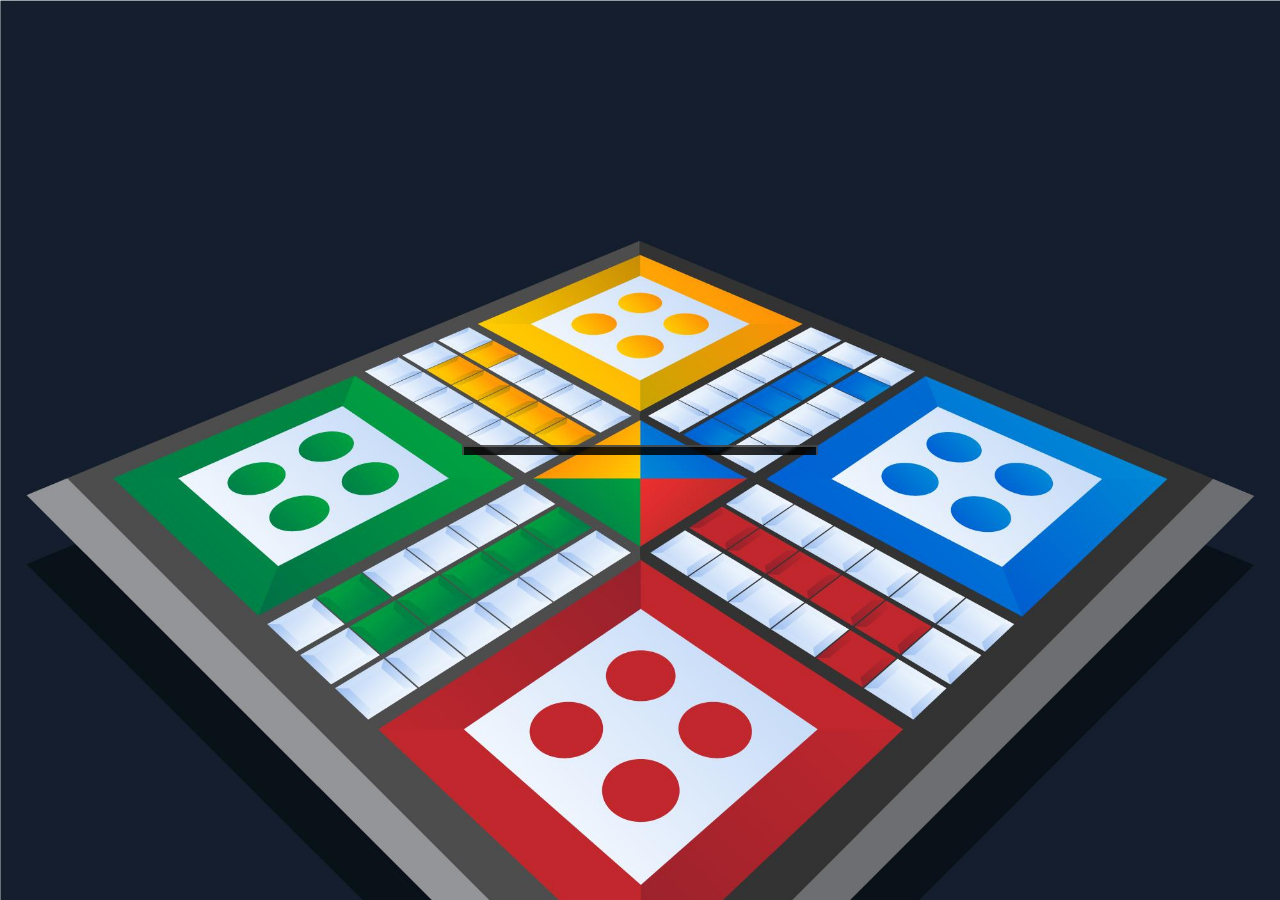
<file: index.html>
<!DOCTYPE html>

<html>
    <head>
        <meta charset="utf-8">
        <meta http-equiv="X-UA-Compatible" content="IE=edge">
        <title>Welcome to Ludo</title>
        <link rel="icon" href="ludoFacIcon.png" type="image/png">
        <meta name="description" content="">
        <meta content="width=device-width, user-scalable=no, initial-scale=1.0, maximum-scale=1.0, minimum-scale=1.0"
        name="viewport">
        <link rel="stylesheet" href="bootstrap.min.css">
        <link rel="stylesheet" href="index.css">
    </head>
    <body>
        <div class="menuContainer">
            <div class="container my-auto">
                <div class="row">

                    <div class="col-sm-8 col-md-6 col-lg-5 col-xl-4 startMenu mx-auto text-center" > 
                        <div class="menu">
                            <h1 class="my-3 "><b>LUDO LIBERTY</b></h1>
                            <img class="dice" src="diceFront.png" alt="">
                            <h3 class="my-3 font-monospace">Select Players</h3>
                            <div class="choosePlayers">
                                <div class="redPlayer players" id="redPlayer"><img src="red token.png" alt="" ></div>
                                <div class="greenPlayer players" id="greenPlayer"><img src="green token.png" alt=""></div>
                                <div class="yellowPlayer players" id="yellowPlayer"><img src="yellow token.png" alt=""></div>
                                <div class="bluePlayer players" id="bluePlayer"><img src="blue token.png" alt=""></div>
                            </div>
                            <div class="start ">
                                <a href="#" class="btn btn-light my-3" id="play"><b>Play</b></a>
                            </div>
                        </div>
                    </div>
                </div>
            </div>
        </div>
       
        

        <script src="index.js" async defer></script>
    </body>
</html>
</file>
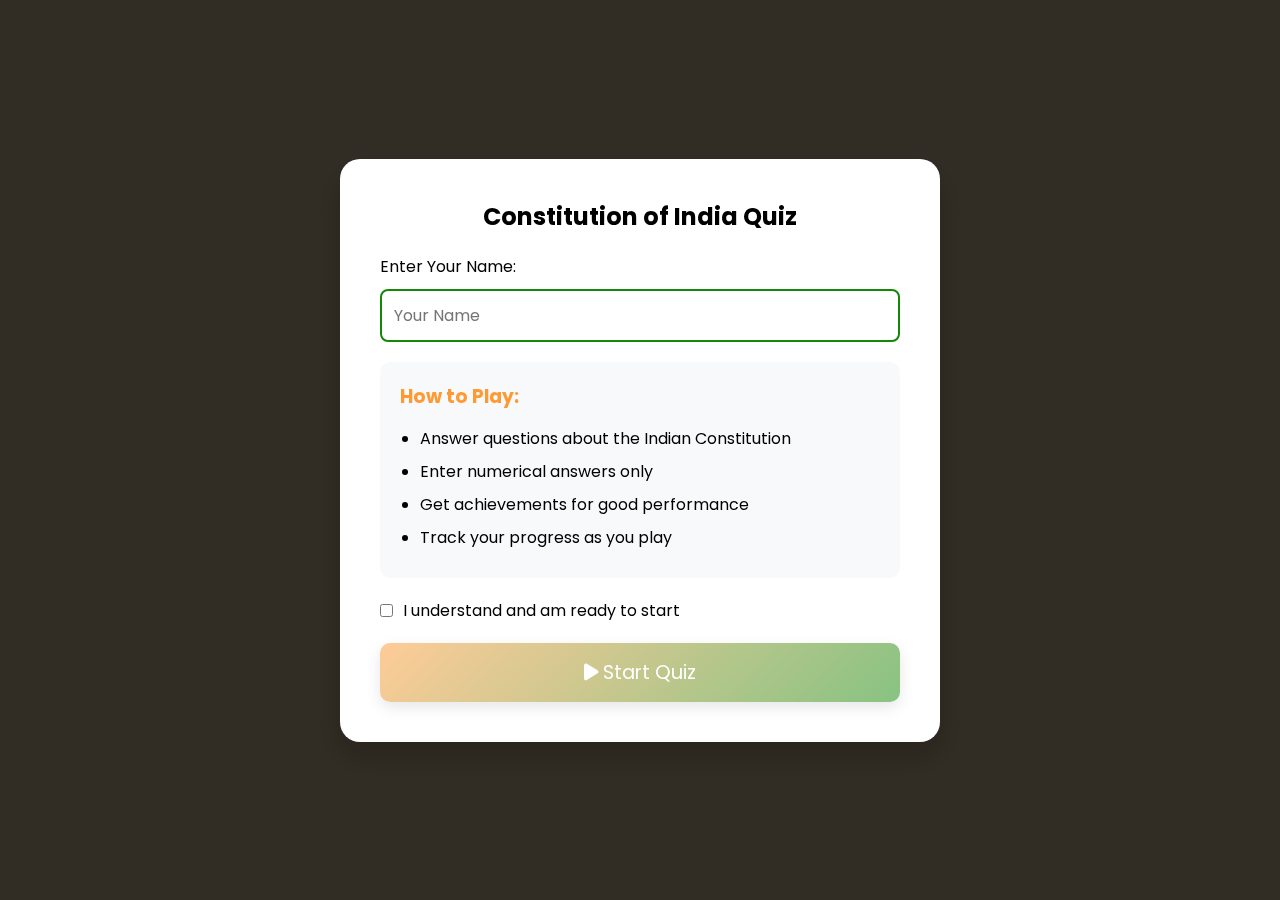
<file: flipcard.html>
<!DOCTYPE html>
<html lang="en">
<head>
  <meta charset="UTF-8">
  <meta name="viewport" content="width=device-width, initial-scale=1.0">
  <title>Constitution of India Learning Game</title>
  <link href="https://fonts.googleapis.com/css2?family=Poppins:wght@400;500;600;700&display=swap" rel="stylesheet">
  <link rel="stylesheet" href="https://cdnjs.cloudflare.com/ajax/libs/font-awesome/6.0.0/css/all.min.css">
  <link rel="stylesheet" href="https://cdnjs.cloudflare.com/ajax/libs/font-awesome/6.0.0/css/all.min.css">
  <style>
    :root {
      /* Colors inspired by Indian flag and traditional elements */
      --primary-color: #FF9933;    /* Deep Saffron */
      --secondary-color: #138808;  /* India Green */
      --tertiary-color: #000080;  /* Navy Blue */
      --background-color: #FAF5E9; /* Light Cream */
      --text-color: #2C3E50;
      --card-shadow: 0 8px 16px rgba(0,0,0,0.1);
      --gradient-bg: linear-gradient(135deg, #FF9933, #138808);
      --correct-color: #138808;
      --incorrect-color: #B71C1C;
    }
    * {
      box-sizing: border-box;
      margin: 0;
      padding: 0;
      font-family: 'Poppins', sans-serif;
    }

    body {
      background-color: wheat;
      background-repeat: repeat;
      background-opacity: 0.1;
    }

    .container {
      max-width: 1000px;
      margin: 0 auto;
    }

    /* Start Modal Styles */
    .start-modal {
      position: fixed;
      top: 0;
      left: 0;
      width: 100%;
      height: 100%;
      background: rgba(0,0,0,0.8);
      display: flex;
      justify-content: center;
      align-items: center;
      z-index: 3000;
    }

    .start-content {
      background: white;
      padding: 40px;
      border-radius: 20px;
      text-align: center;
      max-width: 600px;
      width: 90%;
      box-shadow: 0 15px 30px rgba(0,0,0,0.2);
    }

    .start-form {
      display: flex;
      flex-direction: column;
      gap: 20px;
      margin-top: 20px;
    }

    .form-group {
      display: flex;
      flex-direction: column;
      gap: 10px;
      text-align: left;
    }

    .player-name-input {
      padding: 12px;
      border: 2px solid var(--secondary-color);
      border-radius: 8px;
      font-size: 1rem;
      transition: all 0.3s ease;
    }

    .player-name-input:focus {
      border-color: var(--primary-color);
      box-shadow: 0 0 0 2px rgba(255,107,107,0.2);
      outline: none;
    }

    .instructions {
      background: #f8f9fa;
      padding: 20px;
      border-radius: 10px;
      text-align: left;
    }

    .instructions h3 {
      color: var(--primary-color);
      margin-bottom: 15px;
    }

    .instructions ul {
      padding-left: 20px;
    }

    .instructions li {
      margin-bottom: 8px;
    }

    .checkbox-group {
      flex-direction: row;
      align-items: center;
      gap: 10px;
    }

    .start-btn {
      background: var(--gradient-bg);
      color: white;
      padding: 15px 30px;
      border: none;
      border-radius: 10px;
      font-size: 1.2rem;
      cursor: pointer;
      transition: all 0.3s ease;
      box-shadow: 0 5px 15px rgba(0,0,0,0.2);
    }

    .start-btn:not(:disabled):hover {
      transform: translateY(-3px);
      box-shadow: 0 8px 20px rgba(0,0,0,0.3);
    }

    .start-btn:disabled {
      opacity: 0.5;
      cursor: not-allowed;
    }

    /* Game Container Styles */
    .game-container {
      background-color: white;
      margin-top: 10px;
      border-radius: 20px;
      box-shadow: var(--card-shadow);
      padding: 30px;
      display: none;
    }

    .game-header {
      background: white;
      border: 2px solid var(--primary-color);
      padding: 20px;
      border-radius: 10px;
      margin-bottom: 30px;
      display: flex;
      justify-content: space-between;
      align-items: center;
      background-repeat: no-repeat;
      background-position: right center;
      background-size: contain;
    }

    .game-progress {
      width: 100%;
      max-width: 300px;
    }

    .game-progress-container {
      width: 100%;
      height: 20px;
      background: #e0e0e0;
      border-radius: 10px;
      overflow: hidden;
      border: 2px solid var(--primary-color);
    }

    .game-progress-bar {
      height: 100%;
      background: var(--gradient-bg);
      transition: width 0.5s ease-in-out;
      text-align: center;
      color: white;
      font-weight: bold;
      text-shadow: 1px 1px 2px rgba(0,0,0,0.3);
      display: flex;
      align-items: center;
      justify-content: center;
    }
    /* Add these new styles to your existing CSS */

.fade-in {
  animation: fadeIn 0.5s ease-in;
}

@keyframes fadeIn {
  from { opacity: 0; }
  to { opacity: 1; }
}

.button-group {
  display: flex;
  gap: 10px;
  justify-content: center;
  margin-top: 15px;
}

.btn {
  display: flex;
  align-items: center;
  gap: 8px;
  padding: 12px 20px;
  border: none;
  border-radius: 8px;
  cursor: pointer;
  transition: all 0.3s ease;
  font-weight: 600;
  box-shadow: 0 2px 4px rgba(0,0,0,0.1);
}

.btn i {
  font-size: 1.1em;
}

.btn:hover {
  transform: translateY(-2px);
  box-shadow: 0 4px 8px rgba(0,0,0,0.2);
}

.btn:active {
  transform: translateY(0);
}

.btn.answered {
  background-color: #4CAF50;
  color: white;
  cursor: not-allowed;
}

.btn.active {
  background-color: var(--tertiary-color);
  color: white;
}

.card-input {
  width: 100%;
  max-width: 200px;
  margin: 15px auto;
  padding: 12px;
  border: 2px solid var(--secondary-color);
  border-radius: 8px;
  text-align: center;
  font-size: 1.1rem;
  transition: all 0.3s ease;
}

.card-input:focus {
  border-color: var(--primary-color);
  box-shadow: 0 0 0 3px rgba(255,153,51,0.2);
  outline: none;
}

.result {
  font-size: 1.2rem;
  font-weight: 600;
  margin: 20px 0;
  padding: 10px;
  border-radius: 8px;
}

.result.correct {
  background-color: rgba(76,175,80,0.1);
  color: #4CAF50;
}

.result.incorrect {
  background-color: rgba(244,67,54,0.1);
  color: #F44336;
}
    /* Card Styles */
    .card-container {
      display: grid;
      grid-template-columns: repeat(auto-fit, minmax(300px, 1fr));
      gap: 25px;
      margin-top: 30px;
    }

    .card {
      background: white;
      border-radius: 15px;
      box-shadow: var(--card-shadow);
      transition: all 0.3s ease;
      height: 400px;
      perspective: 1000px;
      border: 2px solid var(--secondary-color);
    }

    .card-inner {
      position: relative;
      width: 100%;
      height: 100%;
      text-align: center;
      transition: transform 0.8s;
      transform-style: preserve-3d;
    }

    .card.flipped .card-inner {
      transform: rotateY(180deg);
    }

    .card-front,
    .card-back {
      position: absolute;
      width: 100%;
      height: 100%;
      backface-visibility: hidden;
      padding: 20px;
      display: flex;
      flex-direction: column;
      justify-content: space-between;
    }

    .card-back {
      transform: rotateY(180deg);
      background-color: #ECFFDC;
      color: black;
      border-radius: 15px;
    }

    .card-title {
      font-weight: bold;
      color: var(--primary-color);
      padding: 10px;
      background-color: rgba(255,107,107,0.1);
      border-radius: 10px;
    }

    .card-body {
      flex-grow: 1;
      display: flex;
      align-items: center;
      justify-content: center;
      font-size: 0.9rem;
      padding: 20px;
    }

    .card-input {
      width: 100%;
      padding: 10px;
      margin: 10px 0;
      border: 2px solid var(--secondary-color);
      border-radius: 8px;
      text-align: center;
      font-size: 1rem;
      transition: all 0.3s ease;
    }

    .card-input:focus {
      border-color: var(--primary-color);
      box-shadow: 0 0 0 2px rgba(255,107,107,0.2);
      outline: none;
    }

    /* Button Styles */
    .btn {
      padding: 8px 16px;
      margin: 5px;
      border: none;
      border-radius: 8px;
      cursor: pointer;
      transition: all 0.3s ease;
      font-weight: 600;
    }

    .check-btn {
      background-color: var(--primary-color);
      color: white;
    }

    .info-btn {
      background-color: var(--secondary-color);
      color: white;
    }

    .btn:hover {
      transform: translateY(-2px);
      box-shadow: 0 5px 15px rgba(0,0,0,0.2);
    }

    /* Achievement Toast */
    .achievement-toast {
      position: fixed;
      bottom: 20px;
      right: 20px;
      background: var(--gradient-bg);
      color: white;
      padding: 20px 30px;
      border-radius: 10px;
      box-shadow: 0 4px 12px rgba(0,0,0,0.15);
      display: none;
      animation: slideIn 0.5s ease-out;
      z-index: 1000;
    }

    @keyframes slideIn {
      from { transform: translateX(100%); }
      to { transform: translateX(0); }
    }

    /* Responsive Design */
    @media (max-width: 768px) {
      .card-container {
        grid-template-columns: 1fr;
      }

      .game-header {
        flex-direction: column;
        gap: 15px;
        text-align: center;
      }
    }
    .nav-bar {
            background: var(--gradient-bg);
            padding: 15px;
            border-radius: 10px;
            margin-bottom: 20px;
            display: flex;
            justify-content: space-between;
            align-items: center;
        }

        .nav-bar button {
            background: white;
            color: var(--primary-color);
            border: none;
            padding: 8px 15px;
            border-radius: 5px;
            cursor: pointer;
            font-weight: 600;
            transition: all 0.3s ease;
        }

        .nav-bar button:hover {
            transform: translateY(-2px);
            box-shadow: 0 2px 8px rgba(0,0,0,0.1);
        }

        .card-row {
            display: flex;
            justify-content: space-between;
            gap: 20px;
            margin-bottom: 30px;
        }

        .card {
            flex: 1;
            height: 350px;
        }

        .side-panel {
            background: white;
            border-radius: 10px;
            padding: 20px;
            margin-top: 20px;
            box-shadow: var(--card-shadow);
            display: none;
        }

        .side-panel.active {
            display: block;
        }

        .leaderboard-table {
            width: 100%;
            border-collapse: collapse;
            margin-top: 15px;
        }

        .leaderboard-table th,
        .leaderboard-table td {
            padding: 10px;
            text-align: left;
            border-bottom: 1px solid #eee;
        }

        .achievements-grid {
            display: grid;
            grid-template-columns: repeat(auto-fill, minmax(200px, 1fr));
            gap: 15px;
            margin-top: 15px;
        }

        .achievement-card {
            background: #f8f9fa;
            padding: 15px;
            border-radius: 8px;
            text-align: center;
        }

        .achievement-card.unlocked {
            background: var(--gradient-bg);
            color: white;
        }

        @media (max-width: 768px) {
            .card-row {
                flex-direction: column;
            }

            .nav-bar {
                flex-direction: column;
                gap: 10px;
            }
        }
        .popup-overlay {
    position: fixed;
    top: 0;
    left: 0;
    width: 100%;
    height: 100%;
    background: rgba(0,0,0,0.5);
    opacity: 0;
    visibility: hidden;
    transition: opacity 0.3s ease-in-out;
    z-index: 1000;
}

.popup-overlay.active {
    opacity: 1;
    visibility: visible;
}

.popup {
    position: fixed;
    top: 50%;
    left: 50%;
    transform: translate(-50%, -50%);
    width: 80%;
    max-width: 500px;
    background: white;
    border-radius: 10px;
    padding: 20px;
    box-shadow: 0 5px 15px rgba(0,0,0,0.3);
    z-index: 1001;
    display: none;
    opacity: 0;
    transition: opacity 0.3s ease-in-out;
}

.popup.active {
    display: block;
    opacity: 1;
}

.close-popup {
    position: absolute;
    top: 10px;
    right: 10px;
    background: none;
    border: none;
    font-size: 24px;
    cursor: pointer;
    color: var(--primary-color);
    transition: transform 0.3s ease;
}

.close-popup:hover {
    transform: scale(1.1);
}

.popup-content {
    margin-top: 20px;
}
.timer-container {
    display: flex;
    align-items: center;
    gap: 10px;
    background: #f0f0f0;
    padding: 10px;
    border-radius: 10px;
    box-shadow: inset 0 2px 4px rgba(0,0,0,0.1);
  }

  .timer-icon {
    color: var(--primary-color);
    font-size: 1.5rem;
  }

  .timer-text {
    font-weight: bold;
    color: var(--text-color);
    min-width: 80px;
    text-align: center;
  }

  .timer-warning {
    color: #FF6B6B;
    animation: pulse 1s infinite alternate;
  }

  @keyframes pulse {
    from { transform: scale(1); }
    to { transform: scale(1.05); }
  }
  .points-container {
  display: flex;
  align-items: center;
  gap: 10px;
  background: #f0f0f0;
  padding: 10px;
  border-radius: 10px;
  box-shadow: inset 0 2px 4px rgba(0,0,0,0.1);
}

.points-icon {
  color: gold;
  font-size: 1.5rem;
}

.points-text {
  font-weight: bold;
  color: var(--text-color);
  min-width: 80px;
  text-align: center;
}

.coins-text {
  font-weight: bold;
  color: green;
  min-width: 60px;
  text-align: center;
}
  </style>
</head>
<body>
  <div class="container">
    <!-- Start Modal -->
    <div class="start-modal" id="start-modal">
      <div class="start-content">
        <h2>Constitution of India Quiz</h2>
        <div class="start-form">
          <div class="form-group">
            <label for="player-name">Enter Your Name:</label>
            <input type="text" id="player-name" class="player-name-input" placeholder="Your Name" required>
          </div>

          <div class="instructions">
            <h3>How to Play:</h3>
            <ul>
              <li>Answer questions about the Indian Constitution</li>
              <li>Enter numerical answers only</li>
              <li>Get achievements for good performance</li>
              <li>Track your progress as you play</li>
            </ul>
          </div>

          <div class="form-group checkbox-group">
            <input type="checkbox" id="agree-terms" required>
            <label for="agree-terms">I understand and am ready to start</label>
          </div>

          <button class="start-btn" id="start-game-btn" disabled>
            <i class="fas fa-play"></i> Start Quiz
          </button>
        </div>
      </div>
    </div>

    <div class="game-container" id="game-container">
      <div class="nav-bar">
          <h2>Constitution Quiz</h2>
          <div>
            <button id="instructions-btn">Instructions</button>
            <button id="leaderboard-btn">Leaderboard</button>
            <button id="achievements-btn">Achievements</button>
          </div>
      </div>
      <div class="popup-overlay" id="popup-overlay"></div>
      <div class="popup" id="popup">
          <button class="close-popup">&times;</button>
          <div class="popup-content" id="popup-content"></div>
      </div>

      <div class="game-header">
        <div class="timer-container">
          <i class="fas fa-clock timer-icon"></i>
          <span class="timer-text" id="game-timer">02:00</span>
        </div>
        <div class="points-container">
          <i class="fas fa-star points-icon"></i>
          <span class="points-text" id="game-points">0</span>
          <i class="fas fa-coins points-icon"></i>
          <span class="coins-text" id="game-coins">0</span>
        </div>
          <div class="game-progress">
              <div class="game-progress-container">
                  <div class="game-progress-bar" id="game-progress-bar">0%</div>
              </div>
          </div>
      </div>

      <div class="card-row" id="card-container"></div>
  <script>
    const cardSets = [
  [
    { 
      title: "Article 19", 
      body: "Right to Freedom of Speech", 
      year: 1949, 
      info: "Grants freedom of speech and expression but allows restrictions for public order, decency, and security."
    },
    { 
      title: "Article 14", 
      body: "Equality before the Law", 
      year: 1949, 
      info: "Ensures equality before the law and prohibits discrimination by the state, promoting social justice."
    },
    { 
      title: "Article 21", 
      body: "Right to Life and Personal Liberty", 
      year: 1949, 
      info: "Protects the right to life and liberty and includes rights to dignity, health, and a clean environment."
    }
  ],
  [
    { 
      title: "Amendment 42", 
      body: "Added 'Socialist', 'Secular'", 
      year: 1976, 
      info: "Added 'Socialist' and 'Secular' to the Preamble to emphasize social equality and religious neutrality."
    },
    { 
      title: "Amendment 44", 
      body: "Repealed Right to Property", 
      year: 1978, 
      info: "Changed Right to Property from a fundamental right to a legal right, enabling land reforms."
    },
    { 
      title: "Article 32", 
      body: "Right to Constitutional Remedies", 
      year: 1949, 
      info: "Empowers citizens to approach the Supreme Court directly to enforce fundamental rights."
    }
  ],
  [
    {
      title: "Article 15",
      body: "Prohibition of Discrimination",
      year: 1949,
      info: "Prohibits discrimination based on religion, race, caste, sex, or place of birth, while allowing affirmative action."
    },
    {
      title: "Article 17",
      body: "Abolition of Untouchability",
      year: 1949,
      info: "Abolishes untouchability and forbids its practice in any form, ensuring social dignity for all."
    },
    {
      title: "Article 25",
      body: "Freedom of Religion",
      year: 1949,
      info: "Guarantees the freedom to profess, practice, and propagate religion with reasonable restrictions."
    }
  ],
  [
    {
      title: "Amendment 73",
      body: "Panchayati Raj System",
      year: 1992,
      info: "Introduced local self-governance in rural areas with a three-tier system and reserved seats for marginalized groups."
    },
    {
      title: "Amendment 74",
      body: "Urban Local Bodies",
      year: 1992,
      info: "Established municipalities to decentralize governance and enhance urban administration."
    },
    {
      title: "Article 370",
      body: "Special Status of Jammu and Kashmir",
      year: 1954,
      info: "Granted special autonomy to Jammu and Kashmir, which was revoked in 2019."
    }
  ],
  [
    {
      title: "Article 38",
      body: "Social Order for Welfare",
      year: 1949,
      info: "Directs the state to reduce inequalities and promote social and economic welfare."
    },
    {
      title: "Article 39A",
      body: "Equal Justice and Free Legal Aid",
      year: 1976,
      info: "Mandates free legal aid to ensure justice for all, especially the disadvantaged."
    },
    {
      title: "Amendment 86",
      body: "Right to Education",
      year: 2002,
      info: "Made education a fundamental right for children aged 6-14 years, ensuring free and compulsory education."
    }
  ],
  [
    {
      title: "Article 48A",
      body: "Protection of Environment",
      year: 1976,
      info: "Obligates the state to protect and improve the environment and safeguard forests and wildlife."
    },
    {
      title: "Article 51A",
      body: "Fundamental Duties",
      year: 1976,
      info: "Lists the fundamental duties of citizens, including protecting the environment and respecting national symbols."
    },
    {
      title: "Amendment 97",
      body: "Goods and Services Tax",
      year: 2016,
      info: "Introduced GST, creating a unified tax system across India to simplify trade and commerce."
    }
  ],
  [
    {
      title: "Article 16",
      body: "Equality of Opportunity in Public Employment",
      year: 1949,
      info: "Ensures equal opportunities in public jobs while allowing reservations for disadvantaged groups."
    },
    {
      title: "Article 23",
      body: "Prohibition of Human Trafficking",
      year: 1949,
      info: "Prohibits human trafficking and forced labor, ensuring protection from exploitation."
    },
    {
      title: "Amendment 101",
      body: "Reservation for SC/ST/OBC",
      year: 2018,
      info: "Introduced 10% reservation for economically weaker sections in the general category."
    }
  ],
  [
    {
      title: "Article 44",
      body: "Uniform Civil Code",
      year: 1949,
      info: "Recommends a common civil code to unify personal laws irrespective of religion."
    },
    {
      title: "Article 45",
      body: "Early Childhood Care and Education",
      year: 1949,
      info: "Mandates free and compulsory education for children until the age of 14 years."
    },
    {
      title: "Amendment 102",
      body: "National Judicial Appointments Commission",
      year: 2014,
      info: "Proposed changes to the judicial appointment process but was struck down by the Supreme Court."
    }
  ],
  [
    {
      title: "Article 29",
      body: "Protection of Cultural and Educational Rights",
      year: 1949,
      info: "Protects the rights of minorities to conserve their culture, language, and script."
    },
    {
      title: "Article 30",
      body: "Right of Minorities to Establish Educational Institutions",
      year: 1949,
      info: "Allows minorities to establish and manage educational institutions to preserve their identity."
    },
    {
      title: "Amendment 93",
      body: "Reservation in Promotions for SC/ST",
      year: 2012,
      info: "Validated reservations in promotions for SC/ST to address social inequalities."
    }
  ],
  [
    {
      title: "Article 35",
      body: "Power of Parliament to Legislate",
      year: 1949,
      info: "Empowers Parliament to make laws ensuring fundamental rights are effectively implemented."
    },
    {
      title: "Article 37",
      body: "Directive Principles Non-Justiciable",
      year: 1949,
      info: "States that Directive Principles are not enforceable but guide governance and policy-making."
    },
    {
      title: "Amendment 100",
      body: "Anti-Defection Law",
      year: 2003,
      info: "Strengthened anti-defection measures to prevent political instability and unethical practices."
    }
  ]
];

const achievements = {
  quickLearner: {
    id: 'quickLearner',
    title: 'Quick Learner',
    description: 'Answer 3 questions correctly in a row',
    unlocked: false
  },
  constitutionalExpert: {
    id: 'constitutionalExpert',
    title: 'Constitutional Expert',
    description: 'Complete all sets with 80% accuracy',
    unlocked: false
  },
  speedyScholar: {
    id: 'speedyScholar',
    title: 'Speedy Scholar',
    description: 'Complete a set in under 60 seconds',
    unlocked: false
  }
};

class ConstitutionGame {
  constructor(cardSets) {
    this.cardSets = cardSets;
    this.currentSetIndex = 0;
    this.correctAnswers = 0;
    this.totalAnswers = 0;
    this.consecutiveCorrect = 0;
    this.startTime = null;
    this.playerName = '';
    this.achievements = { ...achievements };
    this.initializeDOM();
    this.setupEventListeners();
    this.initializeNavigation();
    this.timeRemaining = 120;
    this.timerInterval = null;
    this.points = 0;
    this.coins = 0;
  }
  startTimer() {
    const timerElement = document.getElementById('game-timer');
    
    this.timerInterval = setInterval(() => {
      this.timeRemaining--;
      
      // Format time as MM:SS
      const minutes = Math.floor(this.timeRemaining / 60);
      const seconds = this.timeRemaining % 60;
      const formattedTime = `${minutes.toString().padStart(2, '0')}:${seconds.toString().padStart(2, '0')}`;
      
      timerElement.textContent = formattedTime;
      
      // Add warning style when time is low
      if (this.timeRemaining <= 60) {
        timerElement.classList.add('timer-warning');
      }
      
      // End game when time runs out
      if (this.timeRemaining <= 0) {
        this.endGame(true);
      }
    }, 1000);
  }

  addTime(seconds) {
    const timerElement = document.getElementById('game-timer');
    this.timeRemaining += seconds;
    
    // Briefly show a "+" animation
    const plusElement = document.createElement('span');
    plusElement.textContent = `+${seconds}s`;
    plusElement.style.color = 'green';
    plusElement.style.marginLeft = '10px';
    plusElement.style.animation = 'fadeOut 2s';
    timerElement.parentElement.appendChild(plusElement);
    
    setTimeout(() => {
      plusElement.remove();
    }, 2000);
  }
  initializeDOM() {
    this.elements = {
      startModal: document.getElementById('start-modal'),
      gameContainer: document.getElementById('game-container'),
      cardContainer: document.getElementById('card-container'),
      playerNameInput: document.getElementById('player-name'),
      agreeTerms: document.getElementById('agree-terms'),
      startButton: document.getElementById('start-game-btn')
    };
  }
  initializeNavigation() {
    // Get DOM elements
    const popupOverlay = document.getElementById('popup-overlay');
    const popup = document.getElementById('popup');
    const popupContent = document.getElementById('popup-content');
    const closePopupButton = document.querySelector('.close-popup');

    // Function to show popup
    const showPopup = (content) => {
        popup.style.display = 'block';
        popupOverlay.style.display = 'block';
        popupContent.innerHTML = content;
        setTimeout(() => {
            popup.classList.add('active');
            popupOverlay.classList.add('active');
        }, 10);
    };

    // Function to hide popup
    const hidePopup = () => {
        popup.classList.remove('active');
        popupOverlay.classList.remove('active');
        setTimeout(() => {
            popup.style.display = 'none';
            popupOverlay.style.display = 'none';
        }, 300);
    };

    // Button click handlers
    document.getElementById('instructions-btn').addEventListener('click', () => {
        showPopup(`
            <h2 style="color: var(--primary-color); margin-bottom: 20px;">Instructions</h2>
            <ul style="list-style-type: none; padding: 0;">
                <li style="margin-bottom: 10px;">• Answer questions about the Indian Constitution</li>
                <li style="margin-bottom: 10px;">• Enter numerical answers only</li>
                <li style="margin-bottom: 10px;">• Get achievements for good performance</li>
                <li style="margin-bottom: 10px;">• Track your progress as you play</li>
            </ul>
        `);
    });

    document.getElementById('leaderboard-btn').addEventListener('click', () => {
        showPopup(`
            <h2 style="color: var(--primary-color); margin-bottom: 20px;">Leaderboard</h2>
            <table class="leaderboard-table">
                <thead>
                    <tr>
                        <th>Rank</th>
                        <th>Player</th>
                        <th>Score</th>
                    </tr>
                </thead>
                <tbody>
                    <tr>
                        <td>1</td>
                        <td>${this.playerName || 'Player 1'}</td>
                        <td>${this.correctAnswers || 0}</td>
                    </tr>
                </tbody>
            </table>
        `);
    });

    document.getElementById('achievements-btn').addEventListener('click', () => {
        const achievementsList = Object.values(this.achievements)
            .map(achievement => `
                <div class="achievement-card ${achievement.unlocked ? 'unlocked' : ''}">
                    <h4>${achievement.title}</h4>
                    <p>${achievement.description}</p>
                </div>
            `).join('');

        showPopup(`
            <h2 style="color: var(--primary-color); margin-bottom: 20px;">Achievements</h2>
            <div class="achievements-grid">
                ${achievementsList}
            </div>
        `);
    });

    // Close button and overlay click handlers
    closePopupButton.addEventListener('click', hidePopup);
    popupOverlay.addEventListener('click', hidePopup);

    // Close on escape key
    document.addEventListener('keydown', (e) => {
        if (e.key === 'Escape') {
            hidePopup();
        }
    });
}
setupEventListeners() {
    // Input and checkbox validation
    this.elements.playerNameInput.addEventListener('input', () => this.validateStartForm());
    this.elements.agreeTerms.addEventListener('change', () => this.validateStartForm());
    
    // Start button
    this.elements.startButton.addEventListener('click', () => {
      if (!this.elements.startButton.disabled) {
        this.startGame();
        // Add animation class
        this.elements.gameContainer.classList.add('fade-in');
      }
    });
    document.querySelectorAll('.btn').forEach(button => {
      button.addEventListener('mouseenter', (e) => {
        e.target.style.transform = 'scale(1.05)';
      });
      button.addEventListener('mouseleave', (e) => {
        e.target.style.transform = 'scale(1)';
      });
    });
  }

  validateStartForm() {
    const nameValid = this.elements.playerNameInput.value.trim().length > 0;
    const termsChecked = this.elements.agreeTerms.checked;
    this.elements.startButton.disabled = !(nameValid && termsChecked);
  }

  startGame() {
    if (this.elements.startButton.disabled) return;

    this.playerName = this.elements.playerNameInput.value.trim();
    this.elements.startModal.style.display = 'none';
    this.elements.gameContainer.style.display = 'block';

    this.startTime = Date.now();
    this.startTimer(); // Start the timer
    this.loadCurrentSet();
  }

  loadCurrentSet() {
    this.elements.cardContainer.innerHTML = '';
    const currentSet = this.cardSets[this.currentSetIndex];

    currentSet.forEach(cardData => {
      const card = this.createCard(cardData);
      this.elements.cardContainer.appendChild(card);
    });
  }

  createCard(data) {
    const card = document.createElement('div');
    card.classList.add('card');
    card.innerHTML = `
      <div class="card-inner">
        <div class="card-front">
          <div class="card-title">${data.title}</div>
          <div class="card-body">${data.body}</div>
          <input type="number" class="card-input" placeholder="Enter Your Answer">
          <div>
            <button class="btn check-btn">Check Answer</button>
            <button class="btn info-btn">More Info</button>
          </div>
        </div>
        <div class="card-back">
          <div class="result"></div>
          <div class="back-info">
            <div class="additional-info">${data.info}</div>
          </div>
        </div>
      </div>
    `;

    const checkBtn = card.querySelector('.check-btn');
    const infoBtn = card.querySelector('.info-btn');
    const input = card.querySelector('.card-input');
    const result = card.querySelector('.result');

    checkBtn.addEventListener('click', () => this.checkAnswer(card, input, data, result));
    infoBtn.addEventListener('click', () => this.showInfo(data));

    return card;
  }

  updateProgress() {
    const totalCards = this.cardSets.flat().length;
    const completedCards = this.totalAnswers;
    const progress = (completedCards / totalCards) * 100;
    const progressBar = document.getElementById('game-progress-bar');
    progressBar.style.width = `${progress}%`;
    progressBar.textContent = `${Math.round(progress)}%`;
  }

  showAchievementToast(achievement) {
    const toast = document.createElement('div');
    toast.className = 'achievement-toast';
    toast.innerHTML = `
      <h3>🏆 Achievement Unlocked!</h3>
      <p>${achievement.title}</p>
      <p>${achievement.description}</p>
    `;
    document.body.appendChild(toast);
    toast.style.display = 'block';
    setTimeout(() => {
      toast.style.display = 'none';
      toast.remove();
    }, 3000);
  }

  checkAchievements() {
    // Quick Learner Achievement
    if (this.consecutiveCorrect >= 3 && !this.achievements.quickLearner.unlocked) {
      this.achievements.quickLearner.unlocked = true;
      this.showAchievementToast(this.achievements.quickLearner);
    }

    // Constitutional Expert Achievement
    const accuracy = (this.correctAnswers / this.totalAnswers) * 100;
    if (this.totalAnswers === this.cardSets.flat().length && accuracy >= 80 && !this.achievements.constitutionalExpert.unlocked) {
      this.achievements.constitutionalExpert.unlocked = true;
      this.showAchievementToast(this.achievements.constitutionalExpert);
    }

    // Speedy Scholar Achievement
    if (this.startTime) {
      const timeElapsed = (Date.now() - this.startTime) / 1000;
      if (timeElapsed <= 60 && !this.achievements.speedyScholar.unlocked) {
        this.achievements.speedyScholar.unlocked = true;
        this.showAchievementToast(this.achievements.speedyScholar);
      }
    }
  }

  checkAnswer(card, input, data, result) {
    const userAnswer = parseInt(input.value);
    this.totalAnswers++;

    if (userAnswer === data.year) {
      result.innerHTML = 'Correct!';
      result.classList.add('correct');
      this.correctAnswers++;
      this.consecutiveCorrect++;
      
      // Add points and potentially coins
      this.addPoints(10);
      
      // Add 5 seconds for correct answer
      this.addTime(5);
    } else {
      result.innerHTML = `Wrong. The correct answer is ${data.year}`;
      result.classList.add('incorrect');
      this.consecutiveCorrect = 0;
    }

    card.classList.add('flipped');
    this.updateProgress();
    this.checkAchievements();
    this.checkSetCompletion();
  }

  // New method to add points
  addPoints(pointsToAdd) {
    const pointsElement = document.getElementById('game-points');
    const coinsElement = document.getElementById('game-coins');

    // Add points
    this.points += pointsToAdd;
    pointsElement.textContent = this.points;

    // Convert points to coins (1 coin per 50 points)
    this.coins = Math.floor(this.points / 30);
    coinsElement.textContent = this.coins;
  }

  // Modify endGame to show points and coins
  endGame(timeOut = false) {
    // Clear the timer interval
    if (this.timerInterval) {
      clearInterval(this.timerInterval);
    }

    this.elements.cardContainer.innerHTML = `
      <div style="text-align:center; width:100%; padding: 30px;">
        <h2>${timeOut ? 'Time is up! 🕰️' : 'Congratulations, ' + this.playerName + '! 🎉'}</h2>
        <p>You answered ${this.correctAnswers} out of ${this.totalAnswers} questions correctly.</p>
        <p>Points: ${this.points} | Coins: ${this.coins}</p>
        <button class="start-btn" onclick="location.reload()">Play Again</button>
      </div>
    `;
  }


  checkSetCompletion() {
    const allCards = this.elements.cardContainer.querySelectorAll('.card');
    const allFlipped = Array.from(allCards).every(card => card.classList.contains('flipped'));

    if (allFlipped) {
      if (this.currentSetIndex < this.cardSets.length - 1) {
        this.currentSetIndex++;
        setTimeout(() => this.loadCurrentSet(), 2000);
      } else {
        this.endGame();
      }
    }
  }

  endGame() {
    this.elements.cardContainer.innerHTML = `
      <div style="text-align:center; width:100%; padding: 30px;">
        <h2>Congratulations, ${this.playerName}! 🎉</h2>
        <p>You've completed the Constitution of India Learning Game!</p>
        <button class="start-btn" onclick="location.reload()">Play Again</button>
      </div>
    `;
  }

  showInfo(data) {
    const infoPopup = document.getElementById('info-popup');
    const infoContent = document.getElementById('info-content');

    infoContent.innerHTML = `
      <h2>${data.title}</h2>
      <p>${data.info}</p>
    `;

    infoPopup.style.display = 'flex';
  }

  closeInfoPopup() {
    document.getElementById('info-popup').style.display = 'none';
  }
}

document.addEventListener('DOMContentLoaded', () => {
  new ConstitutionGame(cardSets);
});
  </script>
</body>
</html>
</file>
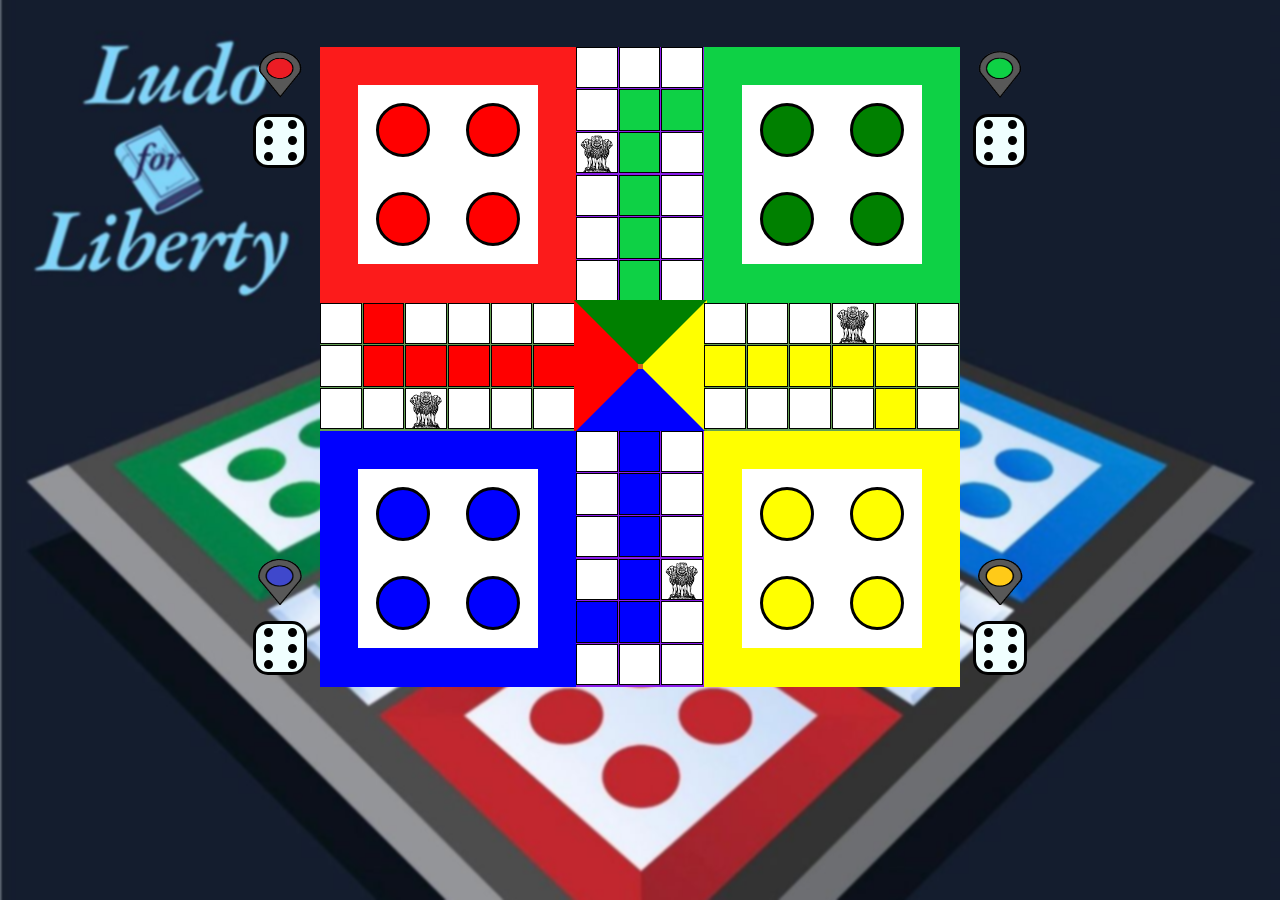
<file: ludo.html>
<!DOCTYPE html>

<html>
    <head>
        <meta charset="utf-8">
        
        <title>LUDO</title>
        <link rel="icon" href="ludoFacIcon.png" type="image/png">
        <meta name="viewport" content="width=device-width, initial-scale=1">
        <link rel="stylesheet" href="ludo.css">
      <!--   <link rel="stylesheet" href="bootstrap.min.css"> -->
    </head>
    <body>
       
       <div class="game-board-container">
        <div class="dice-container">
            <div class="dice-icon-container">
                <div class="player-container" >
                    <img src="red token.png" alt="" id="redPlayerToken">
                </div>
                <div class="dice-place">
                    <dic class="dice p1-dice " id="p1-dice"> 
                       <div class="dice-dots"></div>
                       <div class="dice-dots"></div>
                       <div class="dice-dots"></div>
                       <div class="dice-dots"></div>
                       <div class="dice-dots"></div>
                       <div class="dice-dots"></div>

                       <div class="roll-value D1" id="D1"><div class="dice-dots"></div></div>
                       <div class="roll-value D2" id="D2">
                        <div class="dice-dots"></div>
                        <div class="dice-dots"></div>
                       </div>
                       <div class="roll-value D3" id="D3">
                        <div class="dice-dots"></div>
                        <div class="dice-dots"></div>
                        <div class="dice-dots"></div>
                        
                       </div>
                       <div class="roll-value D4" id="D4">
                        <div class="dice-dots"></div>
                        <div class="dice-dots"></div>
                        <div class="dice-dots"></div>
                        <div class="dice-dots"></div>
                       </div>
                       <div class="roll-value D5" id="D5">
                        <table align="center" cellspacing="5px" >
                            <tr>
                                <td class="d5td"><div class="dice-dots"></div></td>
                                <td class="d5td"><div class="dice-dots"></div></td>
                            </tr>
                            <tr>
                                <td class="d5td" colspan="2"><div class="dice-dots"></div></td>
                            </tr>
                            <tr>
                                <td class="d5td"><div class="dice-dots"></div></td>
                                <td class="d5td"><div class="dice-dots"></div></td>
                            </tr>
                        </table>
                        
                       
                       </div>
                       <div class="roll-value D6" id="D6">
                         <div class="dice-dots"></div>
                         <div class="dice-dots"></div>
                         <div class="dice-dots"></div>
                         <div class="dice-dots"></div>
                         <div class="dice-dots"></div>
                         <div class="dice-dots"></div>
                       </div>
                    </dic>
                </div>
            </div>
            <div class="dice-icon-container">
                <div class="player-container ">
                    <img src="blue token.png" alt=""  id="bluePlayerToken">
                </div>
                <div class="dice-place">
                    <dic class="dice p4-dice" id="p2-dice"> 
                       <div class="dice-dots"></div>
                       <div class="dice-dots"></div>
                       <div class="dice-dots"></div>
                       <div class="dice-dots"></div>
                       <div class="dice-dots"></div>
                       <div class="dice-dots"></div>

                       <div class="roll-value D1" id="D1"><div class="dice-dots"></div></div>
                       <div class="roll-value D2" id="D2">
                        <div class="dice-dots"></div>
                        <div class="dice-dots"></div>
                       </div>
                       <div class="roll-value D3" id="D3">
                        <div class="dice-dots"></div>
                        <div class="dice-dots"></div>
                        <div class="dice-dots"></div>
                        
                       </div>
                       <div class="roll-value D4" id="D4">
                        <div class="dice-dots"></div>
                        <div class="dice-dots"></div>
                        <div class="dice-dots"></div>
                        <div class="dice-dots"></div>
                       </div>
                       <div class="roll-value D5" id="D5">
                        <table align="center" cellspacing="5px" >
                            <tr>
                                <td class="d5td"><div class="dice-dots"></div></td>
                                <td class="d5td"><div class="dice-dots"></div></td>
                            </tr>
                            <tr>
                                <td class="d5td" colspan="2"><div class="dice-dots"></div></td>
                            </tr>
                            <tr>
                                <td class="d5td"><div class="dice-dots"></div></td>
                                <td class="d5td"><div class="dice-dots"></div></td>
                            </tr>
                        </table>
                        
                       
                       </div>
                       <div class="roll-value D6" id="D6">
                         <div class="dice-dots"></div>
                         <div class="dice-dots"></div>
                         <div class="dice-dots"></div>
                         <div class="dice-dots"></div>
                         <div class="dice-dots"></div>
                         <div class="dice-dots"></div>
                       </div>
                    </dic>
                </div>
            </div>
        </div>
            <div class="game-board">
                  <div class="1st-half equal-up-down">   
                    <div class="player-spot ps1">
                        <div class="player p1">
                           <div class="disks p1-disk redPath0"><img src="red token.png" class="redToken" alt="red token " name="redToken" id="redToken1"></div>
                           <div class="disks p1-disk redPath0"><img src="red token.png" class="redToken" alt="red token " name="redToken" id="redToken2"></div>
                           <div class="disks p1-disk redPath0"><img src="red token.png" class="redToken" alt="red token " name="redToken" id="redToken3"></div>
                           <div class="disks p1-disk redPath0"><img src="red token.png" class="redToken" alt="red token " name="redToken" id="redToken4"></div>
                        </div>
                    </div>
                    <div class="vertical-path">
                        <div class="cube-move-spot RGYB bluePath24 yellowPath37 greenPath50 redPath11"></div>
                        <div class="cube-move-spot RGYB bluePath25 yellowPath38 greenPath51 redPath12"></div>
                        <div class="cube-move-spot RYB bluePath26 yellowPath39 redPath13"></div>
                        <div class="cube-move-spot  RGYB bluePath23 yellowPath36 greenPath49 redPath10"></div>
                        <div class="cube-move-spot green-spot G greenPath52"></div>
                        <div class="cube-move-spot tokenStart green-spot RGYB bluePath27 yellowPath40 greenPath1 redPath14"></div>
                        <div class="cube-move-spot star-place RGYB bluePath22 yellowPath35 greenPath48 redPath9"></div>
                        <div class="cube-move-spot green-spot G greenPath53"></div>
                        <div class="cube-move-spot RGYB bluePath28 yellowPath41 greenPath2 redPath15"></div>
                        <div class="cube-move-spot RGYB bluePath21 yellowPath34 greenPath47 redPath8"></div>
                        <div class="cube-move-spot green-spot G greenPath54"></div>
                        <div class="cube-move-spot RGYB bluePath29 yellowPath42 greenPath3 redPath16"></div>
                        <div class="cube-move-spot RGYB bluePath20 yellowPath33 greenPath46 redPath7"></div>
                        <div class="cube-move-spot green-spot G greenPath55"></div>
                        <div class="cube-move-spot RGYB bluePath30 yellowPath43 greenPath4 redPath17"></div>
                        <div class="cube-move-spot RGYB bluePath19 yellowPath32 greenPath45 redPath6"></div>
                        <div class="cube-move-spot green-spot G greenPath56"></div>
                        <div class="cube-move-spot RGYB bluePath31 yellowPath44 greenPath5 redPath18"></div>
                    </div>
                    
                    <div class="player-spot ps2">
                        <div class="player p2">
                            <div class="disks p2-disk greenPath0"><img src="green token.png" class="greenToken" alt="green token " name="greenToken" id="greenToken1"></div>
                            <div class="disks p2-disk greenPath0"><img src="green token.png" class="greenToken" alt="green token " name="greenToken" id="greenToken2"></div>
                            <div class="disks p2-disk greenPath0"><img src="green token.png" class="greenToken" alt="green token " name="greenToken" id="greenToken3"></div>
                            <div class="disks p2-disk greenPath0"><img src="green token.png" class="greenToken" alt="green token " name="greenToken" id="greenToken4"></div>
                        </div>
                    </div>
                  </div>

                  <div class="medium-2nd">
                    <div class="horizontal-path">
                        <div class="cube-move-spot G Y B bluePath13 yellowPath26 greenPath39"></div>
                        <div class="cube-move-spot tokenStart red-spot RGYB bluePath14 yellowPath27 greenPath40 redPath1"></div>
                        <div class="cube-move-spot RGYB bluePath15 yellowPath28 greenPath41 redPath2"></div>
                        <div class="cube-move-spot RGYB bluePath16 yellowPath29 greenPath42 redPath3"></div>
                        <div class="cube-move-spot RGYB bluePath17 yellowPath30 greenPath43 redPath4"></div>
                        <div class="cube-move-spot RGYB bluePath18 yellowPath31 greenPath44 redPath5"></div>
                        <div class="cube-move-spot RGYB bluePath12 yellowPath25 greenPath38 redPath51"></div>
                        <div class="cube-move-spot red-spot R  redPath52"></div>
                        <div class="cube-move-spot red-spot R  redPath53"></div>
                        <div class="cube-move-spot red-spot R  redPath54"></div>
                        <div class="cube-move-spot red-spot R  redPath55"></div>
                        <div class="cube-move-spot red-spot R  redPath56"></div>
                        <div class="cube-move-spot RGYB bluePath11 yellowPath24 greenPath37 redPath50"></div>
                        <div class="cube-move-spot  RGYB bluePath10 yellowPath23 greenPath36 redPath49"></div>
                        <div class="cube-move-spot star-place RGYB bluePath9 yellowPath22 greenPath35 redPath48"></div>
                        <div class="cube-move-spot RGYB bluePath8 yellowPath21 greenPath34 redPath47"></div>
                        <div class="cube-move-spot RGYB bluePath7 yellowPath20 greenPath33 redPath46"></div>
                        <div class="cube-move-spot RGYB bluePath6 yellowPath19 greenPath32 redPath45"></div>
                    </div>
                    
                    <div class="home">
                        <div class="home-box" id="home">
                             <div class="redPath57 redHome tokenHome" id="redHome"></div>  
                             <div class="greenPath57 greenHome tokenHome" id="greenHome"></div>  
                             <div class="bluePath57  blueHome tokenHome" id="blueHome"></div>  
                             <div class="yellowPath57 yellowHome tokenHome" id="yellowHome"></div>  
                        </div>
                    </div>
                    <div class="horizontal-path">
                        <div class="cube-move-spot RGYB bluePath32 yellowPath45 greenPath6 redPath19"></div>
                        <div class="cube-move-spot RGYB bluePath33 yellowPath46 greenPath7 redPath20"></div>
                        <div class="cube-move-spot RGYB bluePath34 yellowPath47 greenPath8 redPath21"></div>
                        <div class="cube-move-spot star-place RGYB bluePath35 yellowPath48 greenPath9 redPath22"></div>
                        <div class="cube-move-spot RGYB bluePath36 yellowPath49 greenPath10 redPath23"></div>
                        <div class="cube-move-spot RGYB bluePath37 yellowPath50 greenPath11 redPath24"></div>
                        <div class="cube-move-spot yellow-spot Y yellowPath56"></div>
                        <div class="cube-move-spot yellow-spot Y yellowPath55"></div>
                        <div class="cube-move-spot yellow-spot Y yellowPath54"></div>
                        <div class="cube-move-spot yellow-spot Y yellowPath53"></div>
                        <div class="cube-move-spot yellow-spot Y yellowPath52"></div>
                        <div class="cube-move-spot RGYB bluePath38 yellowPath51 greenPath12 redPath25"></div>
                        <div class="cube-move-spot RGYB bluePath44 yellowPath5 greenPath18 redPath31"></div>
                        <div class="cube-move-spot RGYB bluePath43 yellowPath4 greenPath17 redPath30"></div>
                        <div class="cube-move-spot RGYB bluePath42 yellowPath3 greenPath16 redPath29"></div>
                        <div class="cube-move-spot RGYB bluePath41 yellowPath2 greenPath15 redPath28"></div>
                        <div class="cube-move-spot tokenStart yellow-spot RGYB bluePath40 yellowPath1 greenPath14 redPath27"></div>
                        <div class="cube-move-spot R  G B bluePath39 greenPath13 redPath26"></div>
                    </div>
                    
                  </div>

                  <div class="last-half equal-up-down">
                    <div class="player-spot ps3">
                        <div class="player p3">
                            <div class="disks p3-disk bluePath0"><img src="blue token.png" class="blueToken" alt="blue token " name="blueToken" id="blueToken1"></div>
                            <div class="disks p3-disk bluePath0"><img src="blue token.png" class="blueToken" alt="blue token " name="blueToken" id="blueToken2"></div>
                            <div class="disks p3-disk bluePath0"><img src="blue token.png" class="blueToken" alt="blue token " name="blueToken" id="blueToken3"></div>
                            <div class="disks p3-disk bluePath0"><img src="blue token.png" class="blueToken" alt="blue token " name="blueToken" id="blueToken4"></div>
                        </div>
                    </div>
                    <div class="vertical-path">
                        <div class="cube-move-spot RGYB bluePath5 yellowPath18 greenPath31 redPath44"></div>
                        <div class="cube-move-spot blue-spot B bluePath56"></div>
                        <div class="cube-move-spot RGYB bluePath45 yellowPath6 greenPath19 redPath32"></div>
                        <div class="cube-move-spot RGYB bluePath4 yellowPath17 greenPath30 redPath43"></div>
                        <div class="cube-move-spot blue-spot B bluePath55"></div>
                        <div class="cube-move-spot RGYB bluePath46 yellowPath7 greenPath20 redPath33"></div>
                        <div class="cube-move-spot RGYB bluePath3 yellowPath16 greenPath29 redPath42"></div>
                        <div class="cube-move-spot blue-spot B bluePath54"></div>
                        <div class="cube-move-spot RGYB bluePath47 yellowPath8 greenPath21 redPath34"></div>
                        <div class="cube-move-spot RGYB bluePath2 yellowPath15 greenPath28 redPath41"></div>
                        <div class="cube-move-spot blue-spot B bluePath53"></div>
                        <div class="cube-move-spot RGYB star-place bluePath48 yellowPath9 greenPath22 redPath35"></div>
                        <div class="cube-move-spot tokenStart blue-spot RGYB bluePath1 yellowPath14 greenPath27 redPath40"></div>
                        <div class="cube-move-spot blue-spot B bluePath52"></div>
                        <div class="cube-move-spot RGYB bluePath49 yellowPath10 greenPath23 redPath36"></div>
                        <div class="cube-move-spot R  G Y greenPath26 redPath39 yellowPath13"></div>
                        <div class="cube-move-spot RGYB bluePath51 yellowPath12 greenPath25 redPath38"></div>
                        <div class="cube-move-spot RGYB bluePath50 yellowPath11 greenPath24 redPath37"></div>
                    </div>
                    
                    <div class="player-spot ps4">
                        <div class="player p4">
                            <div class="disks p4-disk yellowPath0"><img src="yellow token.png" class="yellowToken" alt="yellow token" name="yellowToken" id="yellowToken1"></div>
                            <div class="disks p4-disk yellowPath0"><img src="yellow token.png" class="yellowToken" alt="yellow token" name="yellowToken" id="yellowToken2"></div>
                            <div class="disks p4-disk yellowPath0"><img src="yellow token.png" class="yellowToken" alt="yellow token" name="yellowToken" id="yellowToken3"></div>
                            <div class="disks p4-disk yellowPath0"><img src="yellow token.png" class="yellowToken" alt="yellow token" name="yellowToken" id="yellowToken4"></div>
                        </div>
                    </div>
                  </div>
            </div>
        <div class="dice-container">
            <div class="dice-icon-container">
                <div class="player-container">
                    <img src="green token.png" alt=""  id="greenPlayerToken">
                </div>
                <div class="dice-place">
                    <dic class="dice p2-dice" id="p3-dice"> 
                       <div class="dice-dots"></div>
                       <div class="dice-dots"></div>
                       <div class="dice-dots"></div>
                       <div class="dice-dots"></div>
                       <div class="dice-dots"></div>
                       <div class="dice-dots"></div>

                       <div class="roll-value D1" id="D1"><div class="dice-dots"></div></div>
                       <div class="roll-value D2" id="D2">
                        <div class="dice-dots"></div>
                        <div class="dice-dots"></div>
                       </div>
                       <div class="roll-value D3" id="D3">
                        <div class="dice-dots"></div>
                        <div class="dice-dots"></div>
                        <div class="dice-dots"></div>
                        
                       </div>
                       <div class="roll-value D4" id="D4">
                        <div class="dice-dots"></div>
                        <div class="dice-dots"></div>
                        <div class="dice-dots"></div>
                        <div class="dice-dots"></div>
                       </div>
                       <div class="roll-value D5" id="D5">
                        <table align="center" cellspacing="5px" >
                            <tr>
                                <td class="d5td"><div class="dice-dots"></div></td>
                                <td class="d5td"><div class="dice-dots"></div></td>
                            </tr>
                            <tr>
                                <td class="d5td" colspan="2"><div class="dice-dots"></div></td>
                            </tr>
                            <tr>
                                <td class="d5td"><div class="dice-dots"></div></td>
                                <td class="d5td"><div class="dice-dots"></div></td>
                            </tr>
                        </table>
                        
                       
                       </div>
                       <div class="roll-value D6" id="D6">
                         <div class="dice-dots"></div>
                         <div class="dice-dots"></div>
                         <div class="dice-dots"></div>
                         <div class="dice-dots"></div>
                         <div class="dice-dots"></div>
                         <div class="dice-dots"></div>
                       </div>
                    </dic>
                </div>
            </div>
            <div class="dice-icon-container">
                <div class="player-container">
                    <img src="yellow token.png" alt=""  id="yellowPlayerToken">
                </div>
                <div class="dice-place">
                    <dic class="dice p3-dice " id="p4-dice"> 
                       <div class="dice-dots"></div>
                       <div class="dice-dots"></div>
                       <div class="dice-dots"></div>
                       <div class="dice-dots"></div>
                       <div class="dice-dots"></div>
                       <div class="dice-dots"></div>

                       <div class="roll-value D1" id="D1"><div class="dice-dots"></div></div>
                       <div class="roll-value D2" id="D2">
                        <div class="dice-dots"></div>
                        <div class="dice-dots"></div>
                       </div>
                       <div class="roll-value D3" id="D3">
                        <div class="dice-dots"></div>
                        <div class="dice-dots"></div>
                        <div class="dice-dots"></div>
                        
                       </div>
                       <div class="roll-value D4" id="D4">
                        <div class="dice-dots"></div>
                        <div class="dice-dots"></div>
                        <div class="dice-dots"></div>
                        <div class="dice-dots"></div>
                       </div>
                       <div class="roll-value D5" id="D5">
                        <table align="center" cellspacing="5px" >
                            <tr>
                                <td class="d5td"><div class="dice-dots"></div></td>
                                <td class="d5td"><div class="dice-dots"></div></td>
                            </tr>
                            <tr>
                                <td class="d5td" colspan="2"><div class="dice-dots"></div></td>
                            </tr>
                            <tr>
                                <td class="d5td"><div class="dice-dots"></div></td>
                                <td class="d5td"><div class="dice-dots"></div></td>
                            </tr>
                        </table>
                        
                       
                       </div>
                       <div class="roll-value D6" id="D6">
                         <div class="dice-dots"></div>
                         <div class="dice-dots"></div>
                         <div class="dice-dots"></div>
                         <div class="dice-dots"></div>
                         <div class="dice-dots"></div>
                         <div class="dice-dots"></div>
                       </div>
                    </dic>
                </div>
            </div>
        </div>
       </div>
       
        
       <!--  <script src="ludo.js" async defer></script> -->
        <script src="ludo2.js" async defer></script>
        <script src="https://code.jquery.com/jquery-3.5.1.slim.min.js"></script>
        <script src="https://cdn.jsdelivr.net/npm/@popperjs/core@2.9.2/dist/umd/popper.min.js"></script>
        <script src="https://stackpath.bootstrapcdn.com/bootstrap/4.5.2/js/bootstrap.min.js"></script>

    </body>
</html>
</file>
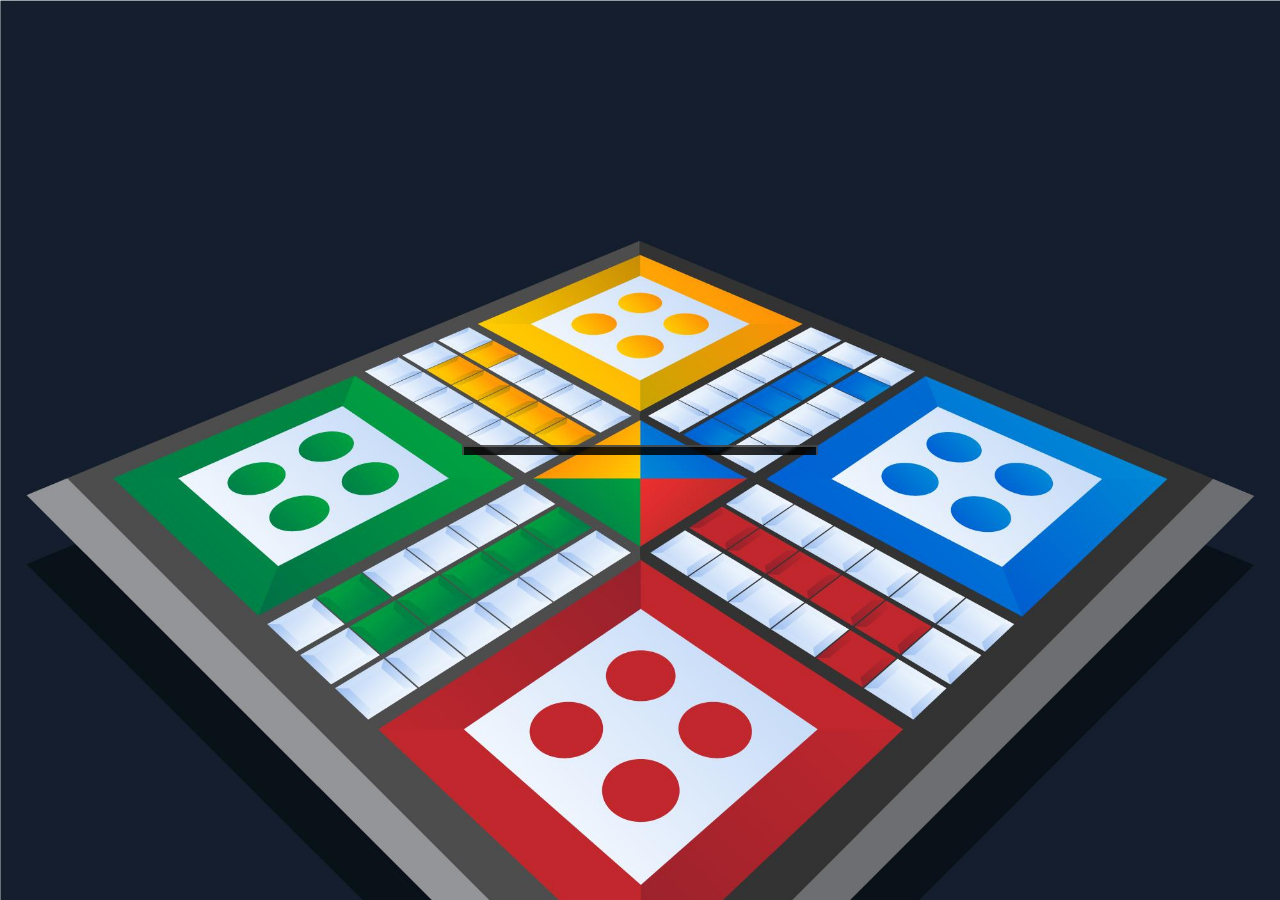
<file: mainludo.html>
<!DOCTYPE html>

<html>
    <head>
        <meta charset="utf-8">
        <meta http-equiv="X-UA-Compatible" content="IE=edge">
        <title>Welcome to Ludo</title>
        <link rel="icon" href="ludoFacIcon.png" type="image/png">
        <meta name="description" content="">
        <meta content="width=device-width, user-scalable=no, initial-scale=1.0, maximum-scale=1.0, minimum-scale=1.0"
        name="viewport">
        <link rel="stylesheet" href="bootstrap.min.css">
        <link rel="stylesheet" href="index.css">
    </head>
    <body>
        <div class="menuContainer">
            <div class="container my-auto">
                <div class="row">

                    <div class="col-sm-8 col-md-6 col-lg-5 col-xl-4 startMenu mx-auto text-center" > 
                        <div class="menu">
                            <h1 class="my-3 "><b>LUDO LIBERTY</b></h1>
                            <img class="dice" src="diceFront.png" alt="">
                            <h3 class="my-3 font-monospace">Select Players</h3>
                            <div class="choosePlayers">
                                <div class="redPlayer players" id="redPlayer"><img src="red token.png" alt="" ></div>
                                <div class="greenPlayer players" id="greenPlayer"><img src="green token.png" alt=""></div>
                                <div class="yellowPlayer players" id="yellowPlayer"><img src="yellow token.png" alt=""></div>
                                <div class="bluePlayer players" id="bluePlayer"><img src="blue token.png" alt=""></div>
                            </div>
                            <div class="start ">
                                <a href="#" class="btn btn-light my-3" id="play"><b>Play</b></a>
                            </div>
                        </div>
                    </div>
                </div>
            </div>
        </div>
       
        

        <script src="index.js" async defer></script>
    </body>
</html>
</file>
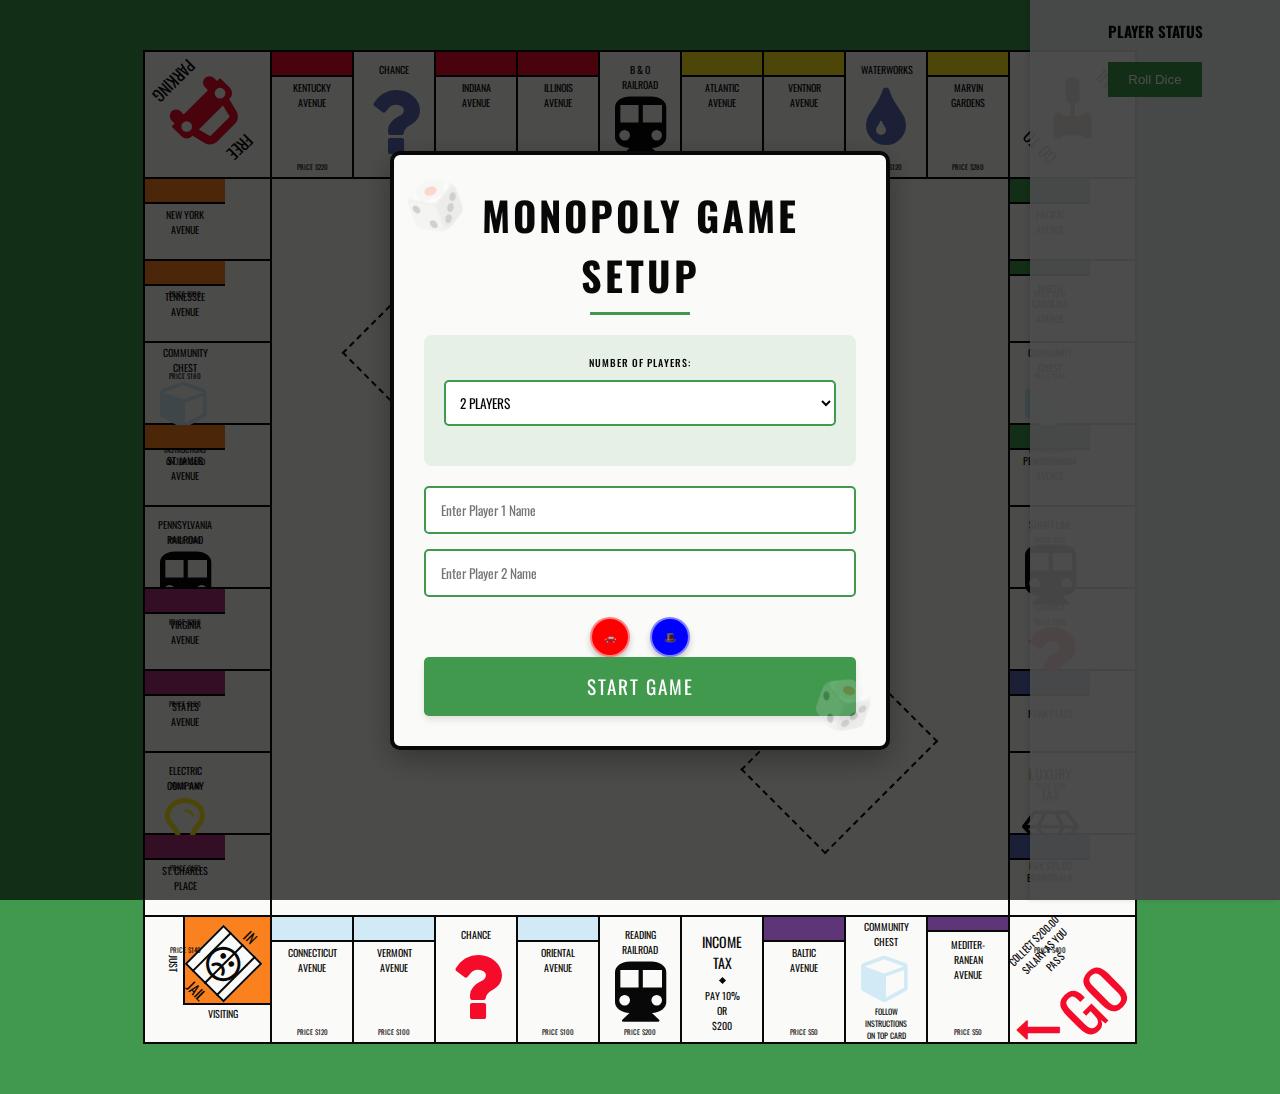
<file: monopoly.html>
<!DOCTYPE html>
<html lang="en">
<head>
  <meta charset="UTF-8">
  <meta name="viewport" content="width=device-width, initial-scale=1.0">
  <title>Monopoly Game</title>
  <link href="https://fonts.googleapis.com/css2?family=Oswald:wght@300;400;500&display=swap" rel="stylesheet">
  <link rel="stylesheet" href="https://cdnjs.cloudflare.com/ajax/libs/font-awesome/4.7.0/css/font-awesome.min.css">
  <style>
    /* ================= */
/* TYPOGRAPHY */
/* ================= */
body {
    font-family: 'Oswald', sans-serif;
  }
  
  /* ================= */
  /* COLORS */
  /* ================= */
  :root {
    --black: #080808;
    --brown: #640303;
    --board: #fafaf8;
    --dark-purple: #5e3577;
    --light-blue: #d2eaf5;
    --purple: #b02f7c;
    --orange: #fa811d;
    --red: #f50c2b;
    --yellow: #ffed20;
    --green: #41994e;
    --dark-blue: #5a6dba;
  }
  
  /* ================= */
  /* GLOBAL */
  /* ================= */
  * {
    box-sizing: border-box;
  }
  
  body {
    margin: 0;
    background-color: #41994e;
    background-position: center;
    background-repeat: repeat;
    background-size: 100px;
    font-weight: 400;
    font-size: 10px;
    color: var(--black);
    text-transform: uppercase;
  }
  
  h1, h2, h3, h4, h5, h6 {
    margin: 0;
  }
  
  /* Property colors */
  .dark-purple { background: var(--dark-purple); }
  .light-blue  { background: var(--light-blue); }
  .purple      { background: var(--purple); }
  .orange      { background: var(--orange); }
  .red         { background: var(--red); }
  .yellow      { background: var(--yellow); }
  .green       { background: var(--green); }
  .dark-blue   { background: var(--dark-blue); }
  
  /* ================= */
  /* LAYOUT */
  /* ================= */
  
  /* Table and board */
  .table {
    padding-left: 50px;
    padding-right: 50px;
  }
  
  .board {
    display: grid;
    grid-template-columns: 125px repeat(9, 80px) 125px;
    grid-template-rows: 125px repeat(9, 80px) 125px;
    grid-gap: 2px;
    margin: 50px auto;
    width: 994px;
    height: 994px;
    background: var(--black);
    border: 2px solid var(--black);
  }
  
  .center {
    grid-column: 2 / 11;
    grid-row: 2 / 11;
    background: var(--board);
    display: grid;
    grid-template-columns: repeat(7, 1fr);
    grid-template-rows: repeat(7, 1fr);
    justify-items: center;
    align-items: center;
  }
  
  .title {
    grid-column: 1 / 9;
    grid-row: 4;
    font-size: 90px;
    font-weight: 400;
    letter-spacing: 12px;
  }
  
  .community-chest-deck {
    grid-column: 2 / 4;
    grid-row: 2 / 4;
    transform: rotate(135deg);
    margin-bottom: 60px;
    margin-right: 60px;
  }
  
  .chance-deck {
    grid-column: 5 / 7;
    grid-row: 5 / 7;
    transform: rotate(315deg);
    margin-top: 60px;
    margin-left: 60px;
  }
  
  .label {
    text-align: center;
    font-weight: 500;
    letter-spacing: 3px;
    padding-bottom: 10px;
  }
  
  .deck {
    border: 2px dashed var(--black);
    width: 160px;
    height: 120px;
  }
  
  /* Rows of spaces */
  .row {
    display: grid;
    grid-gap: 2px;
  }
  
  .horizontal-row {
    grid-template-columns: repeat(9, 80px);
    grid-template-rows: 125px;
  }
  
  .vertical-row {
    grid-template-columns: 125px;
    grid-template-rows: repeat(9, 80px);
  }
  
  .bottom-row {
    grid-column: 2 / 11;
    grid-row: 11;
  }
  
  .left-row {
    grid-column: 1;
    grid-row: 2 / 11;
  }
  
  .top-row {
    grid-column: 2 / 11;
    grid-row: 1;
  }
  
  .right-row {
    grid-column: 11;
    grid-row: 2 / 11;
  }
  
  /* ================= */
  /* SPACES */
  /* ================= */
  
  /* Types of spaces */
  .space {
    background: var(--board);
    text-align: center;
  }
  
  .container {
    display: flex;
    flex-direction: column;
    justify-content: space-between;
    position: relative;
    transform-origin: center;
    height: 125px;
    width: 80px;
  }
  
  .name,
  .instructions {
    padding-left: 15px;
    padding-right: 15px;
  }
  
  .price {
    font-size: 7px;
    font-weight: 400;
    padding-bottom: 5px;
  }
  
  .corner .container {
    justify-content: space-around;
    height: 100%;
    width: 100%;
  }
  
  .corner .name {
    padding: 0;
  }
  
  .property .color-bar {
    height: 25px;
    border-bottom: 2px solid var(--black);
  }
  
  .property .name {
    padding-bottom: 50px;
  }
  
  .railroad .name {
    padding-top: 10px;
  }
  
  .railroad .drawing {
    font-size: 60px;
    color: var(--black);
  }
  
  .utility .name {
    padding-top: 10px;
  }
  
  .utility .drawing {
    font-size: 70px;
  }
  
  .fee .name {
    padding-top: 10px;
    font-size: 14px;
  }
  
  .fee .instructions {
    font-size: 10px;
  }
  
  /* Specific spaces */
  .go {
    grid-column: 11;
    grid-row: 11 / 12;
    position: relative;
  }
  
  .go .container {
    justify-content: flex-start;
    transform: rotate(315deg);
  }
  
  .go .instructions {
    padding: 0 30px;
  }
  
  .go .go-word {
    font-size: 60px;
    color: var(--red);
  }
  
  .go .arrow {
    font-size: 45px;
    color: var(--red);
    position: absolute;
    bottom: -10px;
    left: 5px;
  }
  
  .jail {
    grid-column: 1;
    grid-row: 11 / 12;
    display: grid;
    grid-template-columns: repeat(10, 12.5px);
    grid-template-rows: repeat(10, 12.5px);
    justify-content: center;
    align-items: center;
  }
  
  .jail .drawing {
    grid-column: 4 / 11;
    grid-row: 1 / 8;
    width: 87.5px;
    height: 87.5px;
    background: var(--orange);
    border-bottom: 2px solid var(--black);
    border-left: 2px solid var(--black);
  }
  
  .jail .just {
    grid-column: 3;
    grid-row: 4;
    transform: rotate(90deg);
    padding-top: 5px;
  }
  
  .jail .visiting {
    grid-column: 6;
    grid-row: 8;
    padding-top: 5px;
  }
  
  .jail .container {
    align-items: center;
    transform: rotate(45deg);
  }
  
  .jail .name {
    font-size: 14px;
  }
  
  .jail .window {
    display: flex;
    justify-content: space-around;
    align-items: center;
    position: relative;
    width: 55px;
    height: 55px;
    background: var(--board);
    border: 2px solid var(--black);
  }
  
  .jail .person {
    position: absolute;
    transform: translate(-50%, -50%);
    top: 50%;
    left: 50%;
    font-size: 40px;
  }
  
  .jail .bar {
    height: 55px;
    width: 2px;
    background: var(--black);
  }
  
  .free-parking {
    grid-column: 1;
    grid-row: 1 / 2;
  }
  
  .free-parking .container {
    justify-content: center;
    transform: rotate(135deg);
  }
  
  .free-parking .name {
    font-size: 16px;
  }
  
  .free-parking .drawing {
    font-size: 60px;
    color: var(--red);
    padding-top: 5px;
    padding-bottom: 5px;
  }
  
  .go-to-jail {
    grid-column: 11;
    grid-row: 1 / 1;
  }
  
  .go-to-jail .container {
    justify-content: center;
    transform: rotate(225deg);
  }
  
  .go-to-jail .name {
    font-size: 16px;
  }
  
  .go-to-jail .drawing {
    font-size: 60px;
    color: var(--brown);
    padding-top: 5px;
    padding-bottom: 5px;
  }
  
  .chance .container {
    justify-content: center;
  }
  
  .chance .drawing {
    font-size: 90px;
    color: var(--red);
  }
  
  .chance .blue {
    color: var(--dark-blue);
  }
  
  .community-chest .container {
    justify-content: space-around;
  }
  
  .community-chest .drawing {
    font-size: 50px;
    color: var(--light-blue);
  }
  
  .community-chest .instructions {
    font-size: 8px;
  }
  
  .electric-company .drawing {
    color: var(--yellow);
  }
  
  .waterworks .drawing {
    color: var(--dark-blue);
  }
  
  .income-tax .container {
    justify-content: center;
    align-items: center;
  }
  
  .income-tax .name {
    padding-bottom: 5px;
  }
  
  .income-tax .diamond {
    width: 5px;
    height: 5px;
    background: var(--black);
    transform: rotate(45deg);
    display: inline-block;
  }
  
  .income-tax .instructions {
    padding-top: 5px;
    padding-bottom: 5px;
  }
  
  .luxury-tax .drawing {
    font-size: 50px;
  }
  
  .luxury-tax .instructions {
    padding-bottom: 5px;
  }
  
  /* ================= */
  /* UTILITY */
  /* ================= */
  
  .long-name {
    padding-left: 0 !important;
    padding-right: 0 !important;
  }
  
  .three-line-name {
    position: relative;
    top: 5px;
  }
  
  #game-setup {
    position: fixed;
    left: 0;
    top: 0;
    width: 300px;
    height: 100%;
    background-color: rgba(255, 255, 255, 0.9);
    z-index: 1000;
    padding: 20px;
    box-shadow: 2px 0 5px rgba(0,0,0,0.1);
  }
  
  .setup-panel h2 {
    text-align: center;
    margin-bottom: 20px;
  }
  
  .player-input {
    margin-bottom: 15px;
    display: flex;
    flex-direction: column;
  }
  
  .player-input input, 
  .player-input select {
    margin-bottom: 10px;
    padding: 5px;
  }
  
  #start-game {
    width: 100%;
    padding: 10px;
    background-color: #41994e;
    color: white;
    border: none;
    cursor: pointer;
  }
  
  #game-status {
    position: fixed;
    right: 0;
    top: 0;
    width: 250px;
    height: 100%;
    background-color: rgba(255, 255, 255, 0.9);
    z-index: 1000;
    padding: 20px;
    box-shadow: -2px 0 5px rgba(0,0,0,0.1);
  }
  
  .player-status h3 {
    text-align: center;
    margin-bottom: 15px;
  }
  
  .player-info {
    margin-bottom: 10px;
    padding: 10px;
    background-color: #f0f0f0;
    border-radius: 5px;
  }
  
  .game-controls {
    margin-top: 20px;
    text-align: center;
  }
  
  #roll-dice {
    padding: 10px 20px;
    background-color: #41994e;
    color: white;
    border: none;
    cursor: pointer;
  }
  
  #dice-result {
    margin-top: 10px;
    font-weight: bold;
  }
  .game-container {
    display: flex;
    width: 100%;
    max-width: 1300px;
    margin: 0 auto;
  }
  
  .side-panel {
    width: 250px;
    background-color: rgba(255, 255, 255, 0.9);
    padding: 20px;
    box-shadow: 0 0 10px rgba(0,0,0,0.1);
    overflow-y: auto;
  }
  
  .board-wrapper {
    flex-grow: 1;
    overflow-x: auto;
  }
    /* Previous CSS styles remain the same */

    /* Player token styles */
    .player-tokens {
      display: flex;
      justify-content: center;
      align-items: center;
      margin-top: 20px;
    }

    .player-token {
      width: 40px;
      height: 40px;
      border-radius: 50%;
      margin: 0 10px;
      display: flex;
      justify-content: center;
      align-items: center;
      font-weight: bold;
      color: white;
      box-shadow: 0 4px 6px rgba(0, 0, 0, 0.2);
      border: 2px solid rgba(255, 255, 255, 0.5);
    }

    #game-status {
      /* Existing styles */
      display: flex;
      flex-direction: column;
      align-items: center;
    }

    .player-status {
      display: flex;
      align-items: center;
      margin-bottom: 10px;
      width: 100%;
    }

    .player-status .player-token {
      margin-right: 10px;
    }
    #game-setup-modal {
      position: fixed;
      top: 0;
      left: 0;
      width: 100%;
      height: 100%;
      background-color: rgba(0, 0, 0, 0.7);
      display: flex;
      justify-content: center;
      align-items: center;
      z-index: 2000;
      font-family: 'Oswald', sans-serif;
    }

    .game-setup-content {
      background-color: var(--board);
      padding: 30px;
      border-radius: 10px;
      width: 500px;
      max-width: 90%;
      text-align: center;
      box-shadow: 0 10px 30px rgba(0, 0, 0, 0.3);
      position: relative;
      border: 4px solid var(--black);
    }

    .game-setup-content h2 {
      color: var(--black);
      margin-bottom: 20px;
      font-size: 2.5rem;
      letter-spacing: 3px;
      text-transform: uppercase;
      position: relative;
      padding-bottom: 10px;
    }

    .game-setup-content h2::after {
      content: '';
      position: absolute;
      bottom: 0;
      left: 50%;
      transform: translateX(-50%);
      width: 100px;
      height: 3px;
      background-color: var(--green);
    }

    .player-setup-section {
      margin-bottom: 20px;
      background-color: rgba(65, 153, 78, 0.1);
      padding: 20px;
      border-radius: 8px;
    }

    .player-setup-section label {
      display: block;
      margin-bottom: 10px;
      color: var(--black);
      font-weight: 500;
      text-transform: uppercase;
      letter-spacing: 1px;
    }

    #num-players {
      width: 100%;
      padding: 10px;
      margin-bottom: 20px;
      border: 2px solid var(--green);
      border-radius: 5px;
      background-color: white;
      font-family: 'Oswald', sans-serif;
      text-transform: uppercase;
    }

    #player-names-container {
      display: grid;
      gap: 15px;
    }

    .player-name-input {
      position: relative;
    }

    .player-name-input input {
      width: 100%;
      padding: 12px 15px;
      border: 2px solid var(--green);
      border-radius: 5px;
      font-family: 'Oswald', sans-serif;
      transition: all 0.3s ease;
    }

    .player-name-input input:focus {
      outline: none;
      border-color: var(--dark-blue);
      box-shadow: 0 0 10px rgba(65, 153, 78, 0.2);
    }

    .player-name-input input.error {
      border-color: var(--red);
    }

    #start-game-btn {
      width: 100%;
      padding: 15px;
      background-color: var(--green);
      color: white;
      border: none;
      border-radius: 5px;
      font-family: 'Oswald', sans-serif;
      font-size: 1.2rem;
      text-transform: uppercase;
      letter-spacing: 2px;
      cursor: pointer;
      transition: all 0.3s ease;
      box-shadow: 0 4px 6px rgba(0, 0, 0, 0.1);
    }

    #start-game-btn:hover {
      background-color: var(--dark-blue);
      transform: translateY(-2px);
      box-shadow: 0 6px 8px rgba(0, 0, 0, 0.2);
    }

    #start-game-btn:active {
      transform: translateY(1px);
      box-shadow: 0 2px 4px rgba(0, 0, 0, 0.1);
    }

    /* Monopoly-themed decorative elements */
    .game-setup-content::before,
    .game-setup-content::after {
      content: '🎲';
      position: absolute;
      font-size: 3rem;
      opacity: 0.2;
    }

    .game-setup-content::before {
      top: 10px;
      left: 10px;
      transform: rotate(-20deg);
    }

    .game-setup-content::after {
      bottom: 10px;
      right: 10px;
      transform: rotate(20deg);
    }
    .dice-container {
      display: flex;
      justify-content: center;
      align-items: center;
      margin-top: 15px;
    }

    .dice {
      width: 50px;
      height: 50px;
      background-color: white;
      border: 2px solid var(--black);
      border-radius: 10px;
      display: flex;
      justify-content: center;
      align-items: center;
      margin: 0 10px;
      font-size: 30px;
      box-shadow: 0 4px 6px rgba(0, 0, 0, 0.1);
    }

    .current-turn {
      border: 3px solid var(--green);
      animation: pulse 1.5s infinite;
    }

    @keyframes pulse {
      0%, 100% { box-shadow: 0 0 0 0 rgba(65, 153, 78, 0.4); }
      50% { box-shadow: 0 0 0 10px rgba(65, 153, 78, 0); }
    }

    .player-status .turn-indicator {
      margin-left: 10px;
      font-size: 0.8rem;
      color: var(--green);
      font-weight: bold;
    }
    .player-piece {
      position: absolute;
      width: 20px;
      height: 20px;
      border-radius: 50%;
      z-index: 10;
      display: flex;
      justify-content: center;
      align-items: center;
      font-size: 12px;
      font-weight: bold;
      box-shadow: 0 2px 4px rgba(0,0,0,0.3);
    }

    .board-space-overlay {
      position: relative;
      z-index: 5;
    }
  </style>
</head>
<body>
  <!-- Game Setup Modal -->
  <div id="game-setup-modal">
    <div class="game-setup-content">
      <h2>Monopoly Game Setup</h2>
      
      <div class="player-setup-section">
        <label for="num-players">Number of Players:</label>
        <select id="num-players">
          <option value="2">2 Players</option>
          <option value="3">3 Players</option>
          <option value="4">4 Players</option>
          <option value="5">5 Players</option>
          <option value="6">6 Players</option>
        </select>
      </div>

      <div id="player-names-container">
        <!-- Player name inputs will be dynamically generated -->
      </div>

      <div id="player-tokens-preview" class="player-tokens">
        <!-- Player tokens will be dynamically generated -->
      </div>

      <button id="start-game-btn">Start Game</button>
    </div>
  </div>

  <!-- Game Status Panel -->
  <div id="game-status">
    <h2>Player Status</h2>
    <div id="players-list">
      <!-- Player status will be dynamically added here -->
    </div>
    <div class="game-controls">
      <button id="roll-dice">Roll Dice</button>
      <div id="dice-result"></div>
    </div>
  </div>

  <!-- Existing Monopoly board HTML from paste.txt -->
  <div class="table">
    <div class="board">
      <div class="center">
        <div class="community-chest-deck">
          <h2 class="label">Community Chest</h2>
          <div class="deck"></div>
        </div>
        <h1 class="title">MONOPOLY</h1>
        <div class="chance-deck">
          <h2 class="label">Chance</h2>
          <div class="deck"></div>
        </div>
      </div>
  
      <div class="space corner go">
        <div class="container">
          <div class="instructions">Collect $200.00 salary as you pass</div>
          <div class="go-word">go</div>
        </div>
        <div class="arrow fa fa-long-arrow-left"></div>
      </div>
  
      <div class="row horizontal-row bottom-row">
        <div class="space property">
          <div class="container">
            <div class="color-bar light-blue"></div>
            <div class="name">Connecticut Avenue</div>
            <div class="price">PRICE $120</div>
          </div>
        </div>
        <div class="space property">
          <div class="container">
            <div class="color-bar light-blue"></div>
            <div class="name">Vermont Avenue</div>
            <div class="price">Price $100</div>
          </div>
        </div>
        <div class="space chance">
          <div class="container">
            <div class="name">Chance</div>
            <i class="drawing fa fa-question"></i>
          </div>
        </div>
        <div class="space property">
          <div class="container">
            <div class="color-bar light-blue"></div>
            <div class="name">Oriental Avenue</div>
            <div class="price">Price $100</div>
          </div>
        </div>
        <div class="space railroad">
          <div class="container">
            <div class="name">Reading Railroad</div>
            <i class="drawing fa fa-subway"></i>
            <div class="price">Price $200</div>
          </div>
        </div>
        <div class="space fee income-tax">
          <div class="container">
            <div class="name">Income Tax</div>
            <div class="diamond"></div>
            <div class="instructions">Pay 10%<br>or<br>$200</div>
          </div>
        </div>
        <div class="space property">
          <div class="container">
            <div class="color-bar dark-purple"></div>
            <div class="name">Baltic Avenue</div>
            <div class="price">Price $50</div>
          </div>
        </div>
        <div class="space community-chest">
          <div class="container">
            <div class="name">Community Chest</div>
            <i class="drawing fa fa-cube"></i>
            <div class="instructions">Follow instructions on top card</div>
          </div>
        </div>
        <div class="space property">
          <div class="container">
            <div class="color-bar dark-purple"></div>
            <div class="name three-line-name">Mediter-<br>ranean<br>Avenue</div>
            <div class="price">Price $50</div>
          </div>
        </div>
      </div>
  
      <div class="space corner jail">
        <div class="just">Just</div>
        <div class="drawing">
          <div class="container">
            <div class="name">In</div>
            <div class="window">
              <div class="bar"></div>
              <div class="bar"></div>
              <div class="bar"></div>
              <i class="person fa fa-frown-o"></i>
            </div>
            <div class="name">Jail</div>
          </div>
        </div>
        <div class="visiting">Visiting</div>
      </div>
  
      <div class="row vertical-row left-row">
        <div class="space property">
          <div class="container">
            <div class="color-bar orange"></div>
            <div class="name">New York Avenue</div>
            <div class="price">Price $200</div>
          </div>
        </div>
        <div class="space property">
          <div class="container">
            <div class="color-bar orange"></div>
            <div class="name">Tennessee Avenue</div>
            <div class="price">Price $180</div>
          </div>
        </div>
        <div class="space community-chest">
          <div class="container">
            <div class="name">Community Chest</div>
            <i class="drawing fa fa-cube"></i>
            <div class="instructions">Follow instructions on top card</div>
          </div>
        </div>
        <div class="space property">
          <div class="container">
            <div class="color-bar orange"></div>
            <div class="name">St. James Avenue</div>
            <div class="price">Price $180</div>
          </div>
        </div>
        <div class="space railroad">
          <div class="container">
            <div class="name long-name">Pennsylvania Railroad</div>
            <i class="drawing fa fa-subway"></i>
            <div class="price">Price $200</div>
          </div>
        </div>
        <div class="space property">
          <div class="container">
            <div class="color-bar purple"></div>
            <div class="name">Virginia Avenue</div>
            <div class="price">Price $160</div>
          </div>
        </div>
        <div class="space property">
          <div class="container">
            <div class="color-bar purple"></div>
            <div class="name">States Avenue</div>
            <div class="price">Price $140</div>
          </div>
        </div>
        <div class="space utility electric-company">
          <div class="container">
            <div class="name">Electric Company</div>
            <i class="drawing fa fa-lightbulb-o"></i>
            <div class="price">Price $150</div>
          </div>
        </div>
        <div class="space property">
          <div class="container">
            <div class="color-bar purple"></div>
            <div class="name">St. Charles Place</div>
            <div class="price">Price $140</div>
          </div>
        </div>
      </div>
  
      <div class="space corner free-parking">
        <div class="container">
          <div class="name">Free</div>
          <i class="drawing fa fa-car"></i>
          <div class="name">Parking</div>
        </div>
      </div>
  
      <div class="row horizontal-row top-row">
        <div class="space property">
          <div class="container">
            <div class="color-bar red"></div>
            <div class="name">Kentucky Avenue</div>
            <div class="price">Price $220</div>
          </div>
        </div>
        <div class="space chance">
          <div class="container">
            <div class="name">Chance</div>
            <i class="drawing fa fa-question blue"></i>
          </div>
        </div>
        <div class="space property">
          <div class="container">
            <div class="color-bar red"></div>
            <div class="name">Indiana Avenue</div>
            <div class="price">Price $220</div>
          </div>
        </div>
        <div class="space property">
          <div class="container">
            <div class="color-bar red"></div>
            <div class="name">Illinois Avenue</div>
            <div class="price">Price $200</div>
          </div>
        </div>
        <div class="space railroad">
          <div class="container">
            <div class="name">B & O Railroad</div>
            <i class="drawing fa fa-subway"></i>
            <div class="price">Price $200</div>
          </div>
        </div>
        <div class="space property">
          <div class="container">
            <div class="color-bar yellow"></div>
            <div class="name">Atlantic Avenue</div>
            <div class="price">Price $260</div>
          </div>
        </div>
        <div class="space property">
          <div class="container">
            <div class="color-bar yellow"></div>
            <div class="name">Ventnor Avenue</div>
            <div class="price">Price $260</div>
          </div>
        </div>
        <div class="space utility waterworks">
          <div class="container">
            <div class="name">Waterworks</div>
            <i class="drawing fa fa-tint"></i>
            <div class="price">Price $120</div>
          </div>
        </div>
        <div class="space property">
          <div class="container">
            <div class="color-bar yellow"></div>
            <div class="name">Marvin Gardens</div>
            <div class="price">Price $280</div>
          </div>
        </div>
      </div>
  
      <div class="space corner go-to-jail">
        <div class="container">
          <div class="name">Go To</div>
          <i class="drawing fa fa-gavel"></i>
          <div class="name">Jail</div>
        </div>
      </div>
  
      <div class="row vertical-row right-row">
        <div class="space property">
          <div class="container">
            <div class="color-bar green"></div>
            <div class="name">Pacific Avenue</div>
            <div class="price">Price $300</div>
          </div>
        </div>
        <div class="space property">
          <div class="container">
            <div class="color-bar green"></div>
            <div class="name three-line-name">North Carolina Avenue</div>
            <div class="price">Price $300</div>
          </div>
        </div>
        <div class="space community-chest">
          <div class="container">
            <div class="name">Community Chest</div>
            <i class="drawing fa fa-cube"></i>
            <div class="instructions">Follow instructions on top card</div>
          </div>
        </div>
        <div class="space property">
          <div class="container">
            <div class="color-bar green"></div>
            <div class="name long-name">Pennsylvania Avenue</div>
            <div class="price">Price $320</div>
          </div>
        </div>
        <div class="space railroad">
          <div class="container">
            <div class="name">Short Line</div>
            <i class="drawing fa fa-subway"></i>
            <div class="price">Price $200</div>
          </div>
        </div>
        <div class="space chance">
          <div class="container">
            <div class="name">Chance</div>
            <i class="drawing fa fa-question"></i>
          </div>
        </div>
        <div class="space property">
          <div class="container">
            <div class="color-bar dark-blue"></div>
            <div class="name">Park Place</div>
            <div class="price">Price $350</div>
          </div>
        </div>
        <div class="space fee luxury-tax">
          <div class="container">
            <div class="name">Luxury Tax</div>
            <div class="drawing fa fa-diamond"></div>
            <div class="instructions">Pay $75.00</div>
          </div>
        </div>
        <div class="space property">
          <div class="container">
            <div class="color-bar dark-blue"></div>
            <div class="name">Boardwalk</div>
            <div class="price">Price $400</div>
          </div>
        </div>
      </div>
    </div>
  </div>

  <script>
    document.addEventListener('DOMContentLoaded', () => {
  // DOM Element Selectors
  const numPlayersSelect = document.getElementById('num-players');
  const playerNamesContainer = document.getElementById('player-names-container');
  const playerTokensPreview = document.getElementById('player-tokens-preview');
  const playersList = document.getElementById('players-list');
  const startGameBtn = document.getElementById('start-game-btn');
  const gameSetupModal = document.getElementById('game-setup-modal');
  const rollDiceBtn = document.getElementById('roll-dice');
  const diceResultDisplay = document.getElementById('dice-result');
  const board = document.querySelector('.board');

  // Monopoly board spaces in order
  const boardSpaces = [
    'GO', 'Mediterranean Avenue', 'Baltic Avenue', 'Income Tax', 
    'Reading Railroad', 'Oriental Avenue', 'Vermont Avenue', 
    'Connecticut Avenue', 'Jail', 'St. Charles Place', 
    'Electric Company', 'States Avenue', 'Virginia Avenue', 
    'Pennsylvania Railroad', 'St. James Place', 'Tennessee Avenue', 
    'New York Avenue', 'Free Parking', 'Kentucky Avenue', 
    'Indiana Avenue', 'Illinois Avenue', 'B&O Railroad', 
    'Atlantic Avenue', 'Ventnor Avenue', 'Water Works', 
    'Marvin Gardens', 'Go To Jail', 'Pacific Avenue', 
    'North Carolina Avenue', 'Pennsylvania Avenue', 
    'Short Line', 'Park Place', 'Boardwalk'
  ];

  // Monopoly player token colors
  const playerTokenColors = [
    '#FF0000',   // Red
    '#0000FF',   // Blue
    '#008000',   // Green
    '#FFA500',   // Orange
    '#800080',   // Purple
    '#FFD700'    // Gold
  ];

  // Token symbols
  const playerTokenSymbols = [
    '🚗', // Car
    '🎩', // Top Hat
    '🏠', // House
    '🚢', // Ship
    '🐱', // Cat
    '🤖'  // Robot
  ];

  // Game object to manage game state
  const Game = (() => {
    const game = {
      squares: boardSpaces.map((name, index) => ({
        name,
        value: calculatePropertyValue(name),
        squareID: `square${index + 1}`
      })),
      players: [],
      currentPlayerIndex: 0,

      findSquareByID: function(squareID) {
        return this.squares.find(square => square.squareID === squareID);
      },

      checkTile: function(player) {
        const currentSquare = this.squares[player.position];
        
        // Pass GO check
        if (player.position === 0) {
          player.money += 200;
          return `${player.name} passed GO and collected $200`;
        }

        // Property purchase logic
        if (currentSquare.value > 0) {
          if (!currentSquare.owner) {
            if (player.money >= currentSquare.value) {
              const confirmPurchase = confirm(`${player.name}, would you like to buy ${currentSquare.name} for $${currentSquare.value}?`);
              
              if (confirmPurchase) {
                player.money -= currentSquare.value;
                currentSquare.owner = player.name;
                return `${player.name} purchased ${currentSquare.name} for $${currentSquare.value}`;
              }
            } else {
              return `${player.name} cannot afford ${currentSquare.name}`;
            }
          } else if (currentSquare.owner !== player.name) {
            const rent = Math.floor(currentSquare.value * 0.1);
            player.money -= rent;
            return `${player.name} paid $${rent} rent to ${currentSquare.owner}`;
          }
        }

        return `${player.name} landed on ${currentSquare.name}`;
      }
    };

    return game;
  })();

  // Helper function to calculate property values
  function calculatePropertyValue(name) {
    const propertyValues = {
      'Mediterranean Avenue': 60,
      'Baltic Avenue': 60,
      'Income Tax': 200,
      'Reading Railroad': 200,
      'Oriental Avenue': 100,
      'Vermont Avenue': 100,
      'Connecticut Avenue': 120,
      'St. Charles Place': 140,
      'Electric Company': 150,
      // Add more property values as needed
    };
    return propertyValues[name] || 0;
  }

  // Players and game state
  let players = [];
  let currentPlayerIndex = 0;

  // Generate player inputs
  function generatePlayerInputs() {
    const numPlayers = parseInt(numPlayersSelect.value);
    playerNamesContainer.innerHTML = '';
    playerTokensPreview.innerHTML = '';

    for (let i = 1; i <= numPlayers; i++) {
      // Name input
      const playerInput = document.createElement('div');
      playerInput.classList.add('player-name-input');
      playerInput.innerHTML = `
        <input type="text" id="player-${i}-name" placeholder="Enter Player ${i} Name" required>
      `;
      playerNamesContainer.appendChild(playerInput);

      // Token preview
      const tokenPreview = document.createElement('div');
      tokenPreview.classList.add('player-token');
      tokenPreview.style.backgroundColor = playerTokenColors[i-1];
      tokenPreview.innerHTML = playerTokenSymbols[i-1];
      tokenPreview.dataset.color = playerTokenColors[i-1];
      tokenPreview.dataset.symbol = playerTokenSymbols[i-1];
      playerTokensPreview.appendChild(tokenPreview);
    }
  }

  // Place player on board space
  function placePlayerOnSpace(player, spaceIndex) {
    // Remove previous player piece
    const previousPlayerPiece = document.querySelector(`.player-piece[data-player="${player.name}"]`);
    if (previousPlayerPiece) {
      previousPlayerPiece.remove();
    }

    // Create new player piece
    const playerPiece = document.createElement('div');
    playerPiece.classList.add('player-piece');
    playerPiece.style.backgroundColor = player.color;
    playerPiece.innerHTML = player.symbol;
    playerPiece.dataset.player = player.name;

    // Style player piece
    Object.assign(playerPiece.style, {
      position: 'absolute',
      width: '20px',
      height: '20px',
      borderRadius: '50%',
      display: 'flex',
      justifyContent: 'center',
      alignItems: 'center',
      fontSize: '12px'
    });

    // Position player piece
    if (board) {
      board.appendChild(playerPiece);
      positionPlayerPiece(playerPiece, spaceIndex);
    }

    // Update player position
    player.position = spaceIndex;
  }

  // Position player piece on the board
  function positionPlayerPiece(playerPiece, spaceIndex) {
    const spaceSelectors = [
      '.go', '.bottom-row .space:nth-child(1)', '.bottom-row .space:nth-child(2)', 
      '.bottom-row .space:nth-child(3)', '.bottom-row .space:nth-child(4)', 
      '.bottom-row .space:nth-child(5)', '.bottom-row .space:nth-child(6)', 
      '.bottom-row .space:nth-child(7)', '.bottom-row .space:nth-child(8)', 
      '.jail', '.left-row .space:nth-child(1)', '.left-row .space:nth-child(2)', 
      '.left-row .space:nth-child(3)', '.left-row .space:nth-child(4)', 
      '.left-row .space:nth-child(5)', '.left-row .space:nth-child(6)', 
      '.left-row .space:nth-child(7)', '.left-row .space:nth-child(8)', 
      '.free-parking', '.top-row .space:nth-child(1)', '.top-row .space:nth-child(2)', 
      '.top-row .space:nth-child(3)', '.top-row .space:nth-child(4)', 
      '.top-row .space:nth-child(5)', '.top-row .space:nth-child(6)', 
      '.top-row .space:nth-child(7)', '.top-row .space:nth-child(8)', 
      '.go-to-jail', '.right-row .space:nth-child(1)', '.right-row .space:nth-child(2)', 
      '.right-row .space:nth-child(3)', '.right-row .space:nth-child(4)', 
      '.right-row .space:nth-child(5)', '.right-row .space:nth-child(6)', 
      '.right-row .space:nth-child(7)', '.right-row .space:nth-child(8)'
    ];

    const targetSpace = board.querySelectorAll(spaceSelectors[spaceIndex])[0];
    
    if (targetSpace) {
      const spaceRect = targetSpace.getBoundingClientRect();
      const boardRect = board.getBoundingClientRect();
      
      const left = Math.max(0, Math.min(
        spaceRect.left - boardRect.left + (spaceRect.width / 2) - 10, 
        boardRect.width - 20
      ));
      
      const top = Math.max(0, Math.min(
        spaceRect.top - boardRect.top + (spaceRect.height / 2) - 10, 
        boardRect.height - 20
      ));
      
      playerPiece.style.left = `${left}px`;
      playerPiece.style.top = `${top}px`;
    }
  }

  // Update player status display
  function updatePlayerStatusDisplay() {
    playersList.innerHTML = players.map((player, index) => `
      <div class="player-status ${index === currentPlayerIndex ? 'current-turn' : ''}">
        <div class="player-token" style="background-color: ${player.color}">
          ${player.symbol}
        </div>
        <div class="player-info">
          <strong>${player.name}</strong>
          <div>Money: $${player.money}</div>
          <div>Position: ${boardSpaces[player.position]}</div>
          ${player.lastRoll ? `<div>Last Roll: ${player.lastRoll}</div>` : ''}
        </div>
        ${index === currentPlayerIndex ? '<div class="turn-indicator">YOUR TURN</div>' : ''}
      </div>
    `).join('');
  }

  // Dice rolling functionality
  function rollDice() {
    // Roll one die
    const totalRoll = Math.floor(Math.random() * 6) + 1;

    // Get current player
    const currentPlayer = players[currentPlayerIndex];

    // Update current player's last roll
    currentPlayer.lastRoll = totalRoll;

    // Calculate new position
    let newPosition = (currentPlayer.position + totalRoll) % boardSpaces.length;

    // Place player on new space
    placePlayerOnSpace(currentPlayer, newPosition);

    // Check tile actions
    const actionMessage = Game.checkTile(currentPlayer);

    // Update dice result display
    diceResultDisplay.innerHTML = `
      <div class="dice-container" style="display: flex; justify-content: center; align-items: center; gap: 10px;">
        <div class="dice" style="font-size: 24px;">🎲${totalRoll}</div>
        <div class="action-message">${actionMessage}</div>
      </div>
    `;

    // Update player status display
    updatePlayerStatusDisplay();

    // Move to next player
    currentPlayerIndex = (currentPlayerIndex + 1) % players.length;
  }

  // Start game button handler
  startGameBtn.addEventListener('click', () => {
    const playerInputs = playerNamesContainer.querySelectorAll('input');
    players = [];
    Game.players = [];

    // Validate player names
    let isValid = true;
    playerInputs.forEach((input, index) => {
      if (!input.value.trim()) {
        isValid = false;
        input.classList.add('error');
      } else {
        input.classList.remove('error');
        
        // Create player object
        const player = {
          name: input.value.trim(),
          color: playerTokenColors[index],
          symbol: playerTokenSymbols[index],
          position: 0,
          money: 1500,
          lastRoll: null
        };

        players.push(player);
        Game.players.push(player);

        // Place player on GO space
        placePlayerOnSpace(player, 0);
      }
    });

    if (isValid) {
      // Close the modal
      gameSetupModal.style.display = 'none';

      // Update players list in game status panel
      updatePlayerStatusDisplay();

      // Enable dice roll button
      rollDiceBtn.disabled = false;
    }
  });

  // Event listeners
  numPlayersSelect.addEventListener('change', generatePlayerInputs);
  rollDiceBtn.addEventListener('click', rollDice);

  // Generate initial player inputs
  generatePlayerInputs();

  // Initially disable dice roll button
  rollDiceBtn.disabled = true;
  
});
  </script>
</body>
</html>
</file>
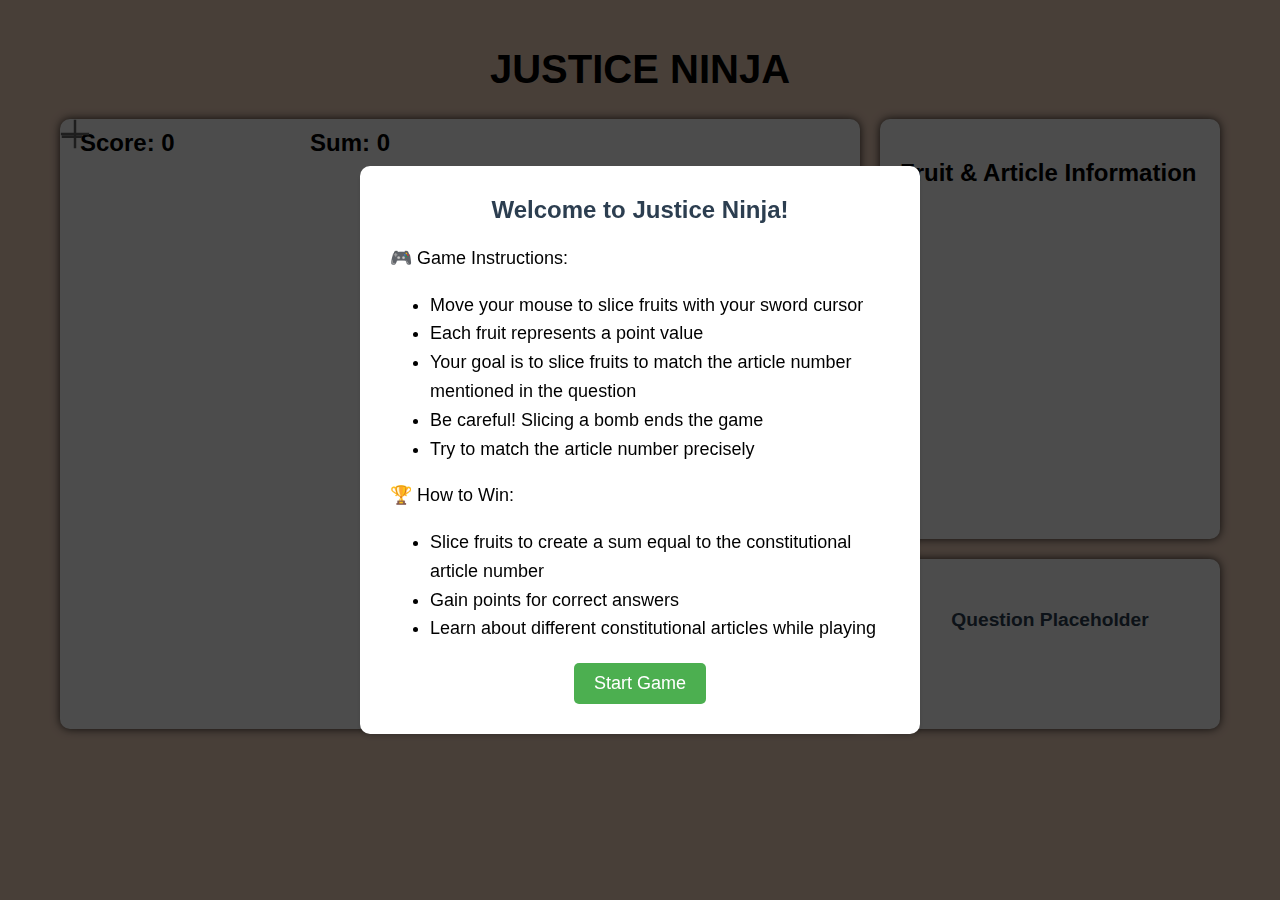
<file: ninja.html>
<!DOCTYPE html>
<html lang="en">
<head>
    <meta charset="UTF-8">
    <title>Constitutional Quiz Fruit Ninja</title>
    <style>
        body {
            margin: 0;
            padding: 20px;
            font-family: Arial, sans-serif;
            display: flex;
            flex-direction: column;
            align-items: center;
            background-color: 	#F2D2BD;
        }

        .container {
            display: flex;
            flex-direction: row;
            align-items: flex-start;
            justify-content: center;
            gap: 20px;
            margin-bottom: 20px;
        }

        #game-container {
            width: 800px;
            height: 610px;
            background-color: #fff;
            position: relative;
            overflow: hidden;
            border-radius: 10px;
            box-shadow: 0 0 10px rgba(0,0,0,0.8);
            cursor: none;
        }

        .fruit {
        position: absolute;
        width: 80px;  /* Changed from 60px */
        height: 80px; /* Changed from 60px */
        cursor: pointer;
        display: flex;
        align-items: center;
        justify-content: center;
        font-size: 55px; /* Changed from 40px */
        user-select: none;
        }

        .fruit-half {
    position: absolute;
    width: 40px;  /* Changed from 30px */
    height: 80px; /* Changed from 60px */
    overflow: hidden;
    display: flex;
    align-items: center;
    font-size: 55px; /* Changed from 40px */
    pointer-events: none;
}

        .fruit-half.left {
            justify-content: flex-end;
        }

        .fruit-half.right {
            justify-content: flex-start;
        }

        @keyframes split-left {
            0% { transform: translateX(0) rotate(0deg); opacity: 1; }
            100% { transform: translateX(-100px) rotate(-45deg); opacity: 0; }
        }

        @keyframes split-right {
            0% { transform: translateX(0) rotate(0deg); opacity: 1; }
            100% { transform: translateX(100px) rotate(45deg); opacity: 0; }
        }

        .slice {
            position: absolute;
            pointer-events: none;
            background: linear-gradient(to right,
                transparent 0%,
                rgba(255, 255, 255, 0.8) 50%,
                transparent 100%
            );
            height: 2px;
            transform-origin: left center;
            opacity: 0;
        }

        @keyframes sliceAnimation {
            0% {
                width: 0;
                opacity: 1;
            }
            100% {
                width: 150px;
                opacity: 0;
            }
        }

        .sword-cursor {
            position: absolute;
            width: 30px;
            height: 30px;
            pointer-events: none;
            z-index: 1000;
            background-image: url("data:image/svg+xml,%3Csvg xmlns='http://www.w3.org/2000/svg' viewBox='0 0 24 24' fill='none' stroke='%23666' stroke-width='2'%3E%3Cpath d='M14.5 17.5L3 6M4 4l16 16m0-16L4 20'/%3E%3C/svg%3E");
            background-size: contain;
            transform: rotate(-45deg);
        }

        #score, #current-sum {
            font-size: 24px;
            font-weight: bold;
            position: absolute;
            top: 10px;
        }

        #score {
            left: 20px;
        }

        #current-sum {
            left: 250px;
        }

        #right-panel {
            width: 300px;
            background-color: #fff;
            padding: 20px;
            box-shadow: 0 0 10px rgba(0,0,0,0.8);
            border-radius: 10px;
            height: 380px;
            overflow-y: auto;
        }

        .fruit-info {
            margin-bottom: 10px;
            font-size: 18px;
            display: flex;
            justify-content: space-between;
        }

        .fruit-info .emoji {
            font-size: 24px;
        }

        .fruit-info .details {
            display: flex;
            flex-direction: column;
        }

        .fruit-info .points {
            color: green;
            font-weight: bold;
        }

        #question {
            border-radius: 10px;
            background-color: white;
            box-shadow: 0 0 10px rgba(0,0,0,0.8);
            font-size: 1.2rem;
            font-weight: bold;
            margin-top: 20px;
            color: #2c3e50;
            text-align: center;
            width: 340px;
            height: 120px;
            padding-top: 50px;
        }

        #modal-overlay {
            display: none;
            position: fixed;
            top: 0;
            left: 0;
            width: 100%;
            height: 100%;
            background-color: rgba(0, 0, 0, 0.5);
            z-index: 1500;
            justify-content: center;
            align-items: center;
        }

        .modal-content {
            background-color: white;
            padding: 30px;
            border-radius: 10px;
            width: 400px;
            text-align: center;
            box-shadow: 0 4px 6px rgba(0, 0, 0, 0.1);
            position: relative;
        }

        .modal-title {
            font-size: 24px;
            font-weight: bold;
            margin-bottom: 15px;
        }

        .modal-message {
            font-size: 18px;
            margin-bottom: 15px;
            color: #2c3e50;
        }

        .modal-details {
            font-size: 16px;
            color: #34495e;
            margin-top: 10px;
        }

        .modal-close {
            background-color: #4CAF50;
            color: white;
            border: none;
            padding: 10px 20px;
            border-radius: 5px;
            cursor: pointer;
            margin-top: 15px;
        }

        @keyframes float-up {
            0% { bottom: -60px; }
            100% { bottom: 100%; }
        }

        @keyframes rotate {
            0% { transform: rotate(0deg); }
            100% { transform: rotate(360deg); }
        }

        @keyframes pulse {
            0%, 100% { transform: scale(1); }
            50% { transform: scale(1.1); }
        }

        @keyframes explode {
            0% { transform: scale(1); opacity: 1; }
            100% { transform: scale(3); opacity: 0; }
        }

        #game-over {
            position: absolute;
            top: 50%;
            left: 50%;
            transform: translate(-50%, -50%);
            font-size: 48px;
            font-weight: bold;
            color: red;
            z-index: 1000;
        }

        #restart-btn {
            position: absolute;
            bottom: 20px;
            left: 50%;
            transform: translateX(-50%);
            padding: 10px 20px;
            font-size: 18px;
            background-color: #4CAF50;
            color: white;
            border: none;
            border-radius: 5px;
            cursor: pointer;
        }

        .locked-fruit {
            opacity: 0.5;
            cursor: not-allowed;
        }

        .container-1 {
            display: flex;
            flex-direction: column;
        }

        .fruit-emoji {
    font-size: 55px; /* Changed from 40px */
}

.fruit-points {
    font-size: 18px; /* Changed from 16px */
    font-weight: bold;
    color: green;
    position: absolute;
    bottom: -25px; /* Changed from -20px */
}

        #instructions-overlay {
            display: flex;
            position: fixed;
            top: 0;
            left: 0;
            width: 100%;
            height: 100%;
            background-color: rgba(0, 0, 0, 0.7);
            z-index: 2000;
            justify-content: center;
            align-items: center;
        }

        .instructions-content {
            background-color: white;
            padding: 30px;
            border-radius: 10px;
            width: 500px;
            text-align: center;
            box-shadow: 0 4px 6px rgba(0, 0, 0, 0.1);
        }

        .instructions-title {
            font-size: 24px;
            font-weight: bold;
            margin-bottom: 20px;
            color: #2c3e50;
        }

        .instructions-text {
            font-size: 18px;
            line-height: 1.6;
            margin-bottom: 20px;
            text-align: left;
        }

        .start-game-btn {
            background-color: #4CAF50;
            color: white;
            border: none;
            padding: 10px 20px;
            border-radius: 5px;
            font-size: 18px;
            cursor: pointer;
            transition: background-color 0.3s ease;
        }

        .start-game-btn:hover {
            background-color: #45a049;
        }
    </style>
</head>
<body>
    <div id="instructions-overlay">
        <div class="instructions-content">
            <div class="instructions-title">Welcome to Justice Ninja!</div>
            <div class="instructions-text">
                <p>🎮 Game Instructions:</p>
                <ul>
                    <li>Move your mouse to slice fruits with your sword cursor</li>
                    <li>Each fruit represents a point value</li>
                    <li>Your goal is to slice fruits to match the article number mentioned in the question</li>
                    <li>Be careful! Slicing a bomb ends the game</li>
                    <li>Try to match the article number precisely</li>
                </ul>
                <p>🏆 How to Win:</p>
                <ul>
                    <li>Slice fruits to create a sum equal to the constitutional article number</li>
                    <li>Gain points for correct answers</li>
                    <li>Learn about different constitutional articles while playing</li>
                </ul>
            </div>
            <button class="start-game-btn">Start Game</button>
        </div>
    </div>

    <h1 style="font-size: 2.5em;">JUSTICE NINJA</h1>
    <div class="container">
        <div id="game-container">
            <div id="score">Score: 0</div>
            <div id="current-sum">Sum: 0</div>
            <div class="sword-cursor"></div>
        </div>
        <div class="container-1">
            <div id="right-panel">
                <h2>Fruit & Article Information</h2>
                <div id="fruit-info-list"></div>
            </div>
            <div id="question">Question Placeholder</div>
        </div>
    </div>

    <div id="modal-overlay">
        <div class="modal-content">
            <div class="modal-title"></div>
            <div class="modal-message"></div>
            <div class="modal-details"></div>
            <button class="modal-close">Continue</button>
        </div>
    </div>

    <script>
        const gameContainer = document.getElementById('game-container');
        const scoreElement = document.getElementById('score');
        const currentSumElement = document.getElementById('current-sum');
        const questionElement = document.getElementById('question');
        const fruitInfoListElement = document.getElementById('fruit-info-list');
        const swordCursor = document.querySelector('.sword-cursor');
        const modalOverlay = document.getElementById('modal-overlay');
        const modalTitle = modalOverlay.querySelector('.modal-title');
        const modalMessage = modalOverlay.querySelector('.modal-message');
        const modalDetails = modalOverlay.querySelector('.modal-details');
        const modalClose = modalOverlay.querySelector('.modal-close');
        let score = 0;
        let currentSum = 0;
        let targetArticle = 0;
        let lastMouseX = 0;
        let lastMouseY = 0;
        let isSlicing = false;
        let fruitSpawnInterval;
        let isGameOver = false;

        // Add instructions overlay handling
        document.addEventListener('DOMContentLoaded', () => {
            const instructionsOverlay = document.getElementById('instructions-overlay');
            const startGameBtn = document.querySelector('.start-game-btn');

            startGameBtn.addEventListener('click', () => {
                instructionsOverlay.style.display = 'none';
                
                // Call existing game initialization
                updateFruitInfoList();
                startNewQuestion();
            });
        });

        const constitutionalQuestions = [
            {   
                question: "Which article guarantees the right to move the Supreme Court for enforcement of Fundamental Rights?", 
                answer: 32,
                details: "Article 32 provides the right to individuals to move the Supreme Court to seek justice when they feel that their rights are 'unduly deprived'."
            },
            { 
                question: "Which article provides the right to equality before law?", 
                answer: 14,
                details: "Article 14 ensures equality before the law and equal protection of the laws within the territory of India."
            },
            { 
                question: "Which article outlines the Fundamental Duties of citizens?", 
                answer: 51,
                details: "Article 51 outlines the fundamental duties of every citizen of India, which includes respecting the Constitution, the national flag, and the national anthem."
            },
            { 
                question: "Which article protects life and personal liberty?", 
                answer: 21,
                details: "Article 21 guarantees the protection of life and personal liberty, stating no person shall be deprived of his life or personal liberty except according to procedure established by law."
            },
            { 
                question: "Which article provides freedom of speech and expression?", 
                answer: 19,
                details: "Article 19 guarantees the freedom of speech and expression, allowing individuals to express themselves freely but subject to reasonable restrictions."
            }
        ];

        const articles = [
            { emoji: '🍊', points: 2 },
            { emoji: '🍑', points: 3 },
            { emoji: '🍎', points: 5 },
            { emoji: '🍇', points: 7 },
            { emoji: '🍓', points: 10 },
            { emoji: '🍐', points: 15 },
            { emoji: '💣', points: 0, isBomb: true }
        ];

        gameContainer.addEventListener('mousemove', (e) => {
            if (isGameOver) return;

            const rect = gameContainer.getBoundingClientRect();
            const x = e.clientX - rect.left;
            const y = e.clientY - rect.top;
           
            swordCursor.style.left = `${x - 15}px`;
            swordCursor.style.top = `${y - 15}px`;

            if (lastMouseX && lastMouseY) {
                const angle = Math.atan2(y - lastMouseY, x - lastMouseX) * 180 / Math.PI;
                swordCursor.style.transform = `rotate(${angle}deg)`;
            }

            lastMouseX = x;
            lastMouseY = y;

            if (isSlicing) {
                createSliceEffect(x, y, angle);
            }
        });

        gameContainer.addEventListener('mousedown', () => {
            if (!isGameOver) {
                isSlicing = true;
            }
        });

        gameContainer.addEventListener('mouseup', () => {
            isSlicing = false;
        });

        function createSliceEffect(x, y, angle) {
            const slice = document.createElement('div');
            slice.className = 'slice';
            slice.style.left = `${x}px`;
            slice.style.top = `${y}px`;
            slice.style.transform = `rotate(${angle}deg)`;
            slice.style.animation = 'sliceAnimation 0.2s linear forwards';
           
            gameContainer.appendChild(slice);
           
            setTimeout(() => {
                gameContainer.removeChild(slice);
            }, 200);
        }

        function createFruit() {
            const fruit = document.createElement('div');
            const articleInfo = articles[Math.floor(Math.random() * articles.length)];
           
            fruit.className = 'fruit';
            fruit.innerHTML = `
                <span class="fruit-emoji">${articleInfo.emoji}</span>
                <span class="fruit-points">+${articleInfo.points}</span>
            `;
            fruit.dataset.points = articleInfo.points;
            fruit.dataset.article = articleInfo.article;

            if (articleInfo.isBomb) {
                fruit.classList.add('bomb');
            }

            const startX = Math.random() * (gameContainer.offsetWidth - 60);
            const duration = 3 + Math.random() * 2;
           
            fruit.style.left = `${startX}px`;
            fruit.style.animation = `
                float-up ${duration}s linear,
                rotate ${duration * 2}s linear infinite
            `;

            fruit.addEventListener('mouseenter', (e) => {
                if (isSlicing && !fruit.classList.contains('locked-fruit')) {
                    if (fruit.classList.contains('bomb')) {
                        endGame();
                    } else {
                        sliceFruit(fruit);
                    }
                }
            });
           
            gameContainer.appendChild(fruit);

            setTimeout(() => {
                if (fruit.parentNode === gameContainer && !isGameOver) {
                    gameContainer.removeChild(fruit);
                }
            }, duration * 1000);
        }

        function sliceFruit(fruit) {
            if (!fruit.classList.contains('sliced')) {
                const fruitPoints = parseInt(fruit.dataset.points);
                currentSum += fruitPoints;
                currentSumElement.textContent = `Sum: ${currentSum}`;
                fruit.classList.add('sliced');
                fruit.classList.add('locked-fruit');

                const leftHalf = document.createElement('div');
                const rightHalf = document.createElement('div');
                
                leftHalf.className = 'fruit-half left';
                rightHalf.className = 'fruit-half right';
                
                leftHalf.innerHTML = fruit.innerHTML;
                rightHalf.innerHTML = fruit.innerHTML;
                
                const fruitRect = fruit.getBoundingClientRect();
                const containerRect = gameContainer.getBoundingClientRect();
                
                const fruitX = fruitRect.left - containerRect.left;
                const fruitY = fruitRect.top - containerRect.top;
                
                leftHalf.style.left = `${fruitX}px`;
                leftHalf.style.top = `${fruitY}px`;
                rightHalf.style.left = `${fruitX + 30}px`;
                rightHalf.style.top = `${fruitY}px`;
                
                leftHalf.style.animation = 'split-left 0.5s ease-out forwards';
                rightHalf.style.animation = 'split-right 0.5s ease-out forwards';
                
                gameContainer.appendChild(leftHalf);
                gameContainer.appendChild(rightHalf);
                
                fruit.remove();
                
                setTimeout(() => {
                    leftHalf.remove();
                    rightHalf.remove();
                }, 500);

                checkSolution();
            }
        }

        function checkSolution() {
            if (currentSum === targetArticle) {
                score += 100;
                scoreElement.textContent = `Score: ${score}`;
                showResult(true);
            } else if (currentSum > targetArticle) {
                showResult(false);
            }
        }

        function showResult(isCorrect) {
            const currentQuestion = constitutionalQuestions.find(q => q.answer === targetArticle);

            if (isCorrect) {
                modalTitle.textContent = 'Correct!';
                modalTitle.style.color = 'green';
                modalMessage.textContent = `You successfully matched Article ${targetArticle} by slicing fruits!`;
            } else {
                modalTitle.textContent = 'Incorrect';
                modalTitle.style.color = 'red';
                modalMessage.textContent = `Your sum (${currentSum}) does not match Article ${targetArticle}. Try again!`;
            }

            // Add educational information about the current article
            modalDetails.textContent = currentQuestion.details;

            // Show the modal
            modalOverlay.style.display = 'flex';

            // Add click event to close button
            modalClose.onclick = () => {
                modalOverlay.style.display = 'none';
                resetLevel();
            };
        }

        function resetLevel() {
            // Unlock and remove all fruits
            const fruits = document.querySelectorAll('.fruit, .fruit-half, .locked-fruit');
            fruits.forEach(fruit => {
                if (fruit.parentNode === gameContainer) {
                    gameContainer.removeChild(fruit);
                }
            });

            // Start a new question
            startNewQuestion();
        }

        function startNewQuestion() {
            // Reset the current sum
            currentSum = 0;
            currentSumElement.textContent = `Sum: ${currentSum}`;

            // Select a random constitutional question
            const questionObj = constitutionalQuestions[Math.floor(Math.random() * constitutionalQuestions.length)];
            
            // Set the target article number
            targetArticle = questionObj.answer;

            // Update the question display
            questionElement.textContent = questionObj.question;

            // Restart fruit spawning
            fruitSpawnInterval = setInterval(createFruit, 1500);
        }

        function updateFruitInfoList() {
    fruitInfoListElement.innerHTML = '';
    articles.slice(0, -1).forEach(article => {
        const fruitInfo = document.createElement('div');
        fruitInfo.className = 'fruit-info';
        fruitInfo.innerHTML = `
            <div class="emoji">${article.emoji}</div>
            <div class="details">
                <div class="points">+${article.points} Points</div>
            </div>
        `;
        fruitInfoListElement.appendChild(fruitInfo);
    });
}

        function endGame() {
            isGameOver = true;
            clearInterval(fruitSpawnInterval);
            
            const fruits = document.querySelectorAll('.fruit, .fruit-half');
            fruits.forEach(fruit => fruit.remove());

            const gameOverDiv = document.createElement('div');
            gameOverDiv.id = 'game-over';
            gameOverDiv.textContent = 'GAME OVER';
            gameContainer.appendChild(gameOverDiv);

            const restartBtn = document.createElement('button');
            restartBtn.id = 'restart-btn';
            restartBtn.textContent = 'Restart Game';
            restartBtn.addEventListener('click', restartGame);
            gameContainer.appendChild(restartBtn);

            const bomb = document.querySelector('.bomb');
            if (bomb) {
                bomb.style.animation = 'explode 0.5s forwards';
            }
        }

        function restartGame() {
            // Remove game over elements
            const gameOverDiv = document.getElementById('game-over');
            const restartBtn = document.getElementById('restart-btn');
            if (gameOverDiv) gameContainer.removeChild(gameOverDiv);
            if (restartBtn) gameContainer.removeChild(restartBtn);

            // Reset game state
            isGameOver = false;
            score = 0;
            currentSum = 0;
            scoreElement.textContent = 'Score: 0';
            currentSumElement.textContent = 'Sum: 0';

            // Start a new game
            startNewQuestion();
        }
    </script>
</body>
</html>
</file>
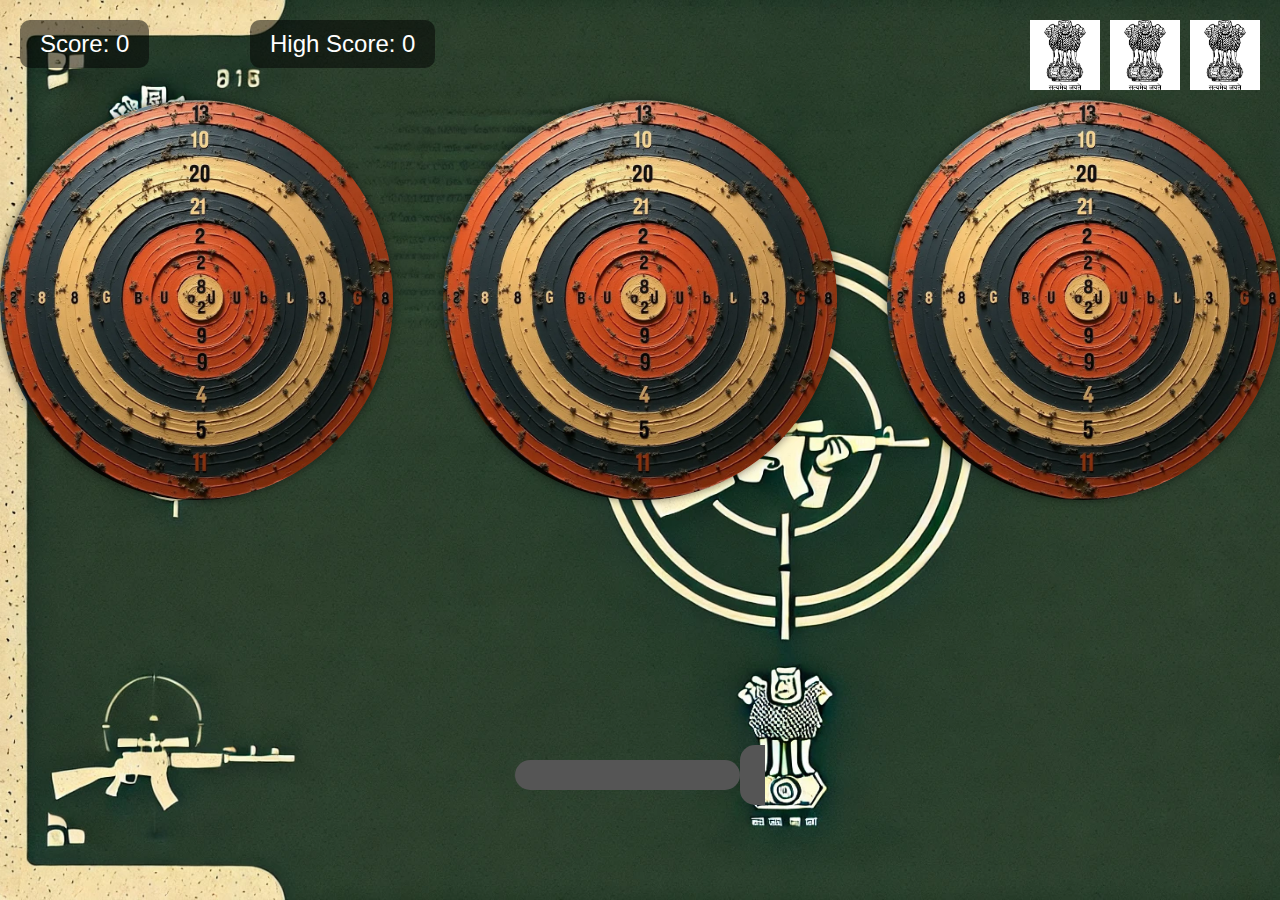
<file: shooting.html>
<!DOCTYPE html>
<html lang="en">
<head>
    <meta charset="UTF-8">
    <title>Constitution Quiz Shooting Game</title>
    <style>
        body {
            margin: 0;
            overflow: hidden;
            background-image: url(bac.webp);
            background-size: cover;
            font-family: 'Arial', sans-serif;
            display: flex;
            justify-content: center;
            align-items: center;
            height: 100vh;
        }

        #game-container {
            position: relative;
            width: 100vw;
            height: 100vh;
            display: flex;
            flex-direction: column;
            align-items: center;
        }

        #score-board {
            position: absolute;
            top: 20px;
            left: 20px;
            color: white;
            font-size: 24px;
            background-color: rgba(0,0,0,0.5);
            padding: 10px 20px;
            border-radius: 10px;
        }

        #high-score-board {
            position: absolute;
            top: 20px;
            left: 250px;
            color: white;
            font-size: 24px;
            background-color: rgba(0,0,0,0.5);
            padding: 10px 20px;
            border-radius: 10px;
        }

        #lives-container {
            position: absolute;
            top: 20px;
            right: 20px;
            display: flex;
        }

        .life-emblem {
            width: 70px;
            height: 70px;
            background-image: url(emblem.png);
            background-size: cover;
            margin-left: 10px;
        }

        .boards {
            display: flex;
            justify-content: center;
            align-items: center;
            width: 100%;
            gap: 50px;
            margin-top: 100px;
        }

        .target-board {
            width: 400px;
            height: 400px;
            border-radius: 50%;
            background-image: url(shoot.webp);
            background-size: cover;
            display: flex;
            align-items: center;
            justify-content: center;
            transition: all 0.3s ease;
            box-shadow: 0 0 10px rgba(0,0,0,0.5);
            cursor: pointer;
        }

        .target-board:hover {
            transform: scale(1.1);
            box-shadow: 0 0 20px rgba(255,255,255,0.5);
        }

        #bottom-gun-container {
            position: absolute;
            bottom: 50px;
            left: 50%;
            transform: translateX(-50%);
            display: flex;
            justify-content: center;
            align-items: center;
        }

        #bottom-gun-image {
            width: 250px;
            height: 150px;
            background-image: url('data:image/svg+xml;utf8,<svg xmlns="http://www.w3.org/2000/svg" viewBox="0 0 200 100" fill="%23555"><rect x="0" y="40" width="150" height="20" rx="10"/><rect x="150" y="30" width="50" height="40" rx="10"/></svg>');
            background-size: cover;
            cursor: pointer;
            transition: transform 0.3s ease;
            z-index: 10;
        }

        #bottom-gun-image:hover {
            transform: scale(1.1);
        }

        #question-modal {
            position: fixed;
            top: 50%;
            left: 50%;
            transform: translate(-50%, -50%);
            background-color: white;
            padding: 30px;
            border-radius: 15px;
            text-align: center;
            box-shadow: 0 0 20px rgba(0,0,0,0.5);
            z-index: 100;
            display: none;
        }

        .question-button {
            margin: 10px;
            padding: 10px 20px;
            background-color: #3498db;
            color: white;
            border: none;
            border-radius: 5px;
            cursor: pointer;
            transition: background-color 0.3s ease;
        }

        .question-button:hover {
            background-color: #2980b9;
        }

        #muzzle-flash {
            position: absolute;
            bottom: 150px;
            left: 50%;
            transform: translateX(-50%);
            width: 100px;
            height: 100px;
            background: radial-gradient(circle, rgba(255,255,0,0.7) 0%, rgba(255,255,0,0) 70%);
            opacity: 0;
            transition: opacity 0.2s ease;
            pointer-events: none;
            z-index: 5;
        }

        #game-over-modal {
            position: fixed;
            top: 50%;
            left: 50%;
            transform: translate(-50%, -50%);
            background-color: white;
            padding: 40px;
            border-radius: 20px;
            text-align: center;
            box-shadow: 0 0 30px rgba(0,0,0,0.6);
            z-index: 200;
            display: none;
            width: 400px;
            max-width: 90%;
        }

        #game-over-modal h2 {
            font-size: 2em;
            margin-bottom: 20px;
        }

        #game-over-modal p {
            font-size: 1.2em;
            margin: 10px 0;
        }

        #restart-button {
            margin-top: 20px;
            padding: 10px 20px;
            background-color: #2ecc71;
            color: white;
            border: none;
            border-radius: 5px;
            cursor: pointer;
            font-size: 1.1em;
        }
    </style>
</head>
<body>
    <div id="game-container">
        <div id="score-board">Score: <span id="score">0</span></div>
        <div id="high-score-board">High Score: <span id="high-score">0</span></div>
        
        <div id="lives-container">
            <div id="life-1" class="life-emblem"></div>
            <div id="life-2" class="life-emblem"></div>
            <div id="life-3" class="life-emblem"></div>
        </div>
        
        <div class="boards">
            <div id="target-board-1" class="target-board"></div>
            <div id="target-board-2" class="target-board"></div>
            <div id="target-board-3" class="target-board"></div>
        </div>
        
        <div id="bottom-gun-container">
            <div id="bottom-gun-image"></div>
        </div>

        <div id="question-modal">
            <h2 id="question-text"></h2>
            <div id="options-container"></div>
        </div>

        <div id="game-over-modal">
            <h2>Game Over</h2>
            <p>Your Final Score: <span id="final-score"></span></p>
            <p>High Score: <span id="modal-high-score"></span></p>
            <button id="restart-button">Restart Game</button>
        </div>

        <div id="muzzle-flash"></div>
    </div>

    <script>
        // Constitution Questions
        const constitutionQuestions = [
            {
                question: "Who is the Father of the Indian Constitution?",
                options: ["B.R. Ambedkar", "Jawaharlal Nehru", "Mahatma Gandhi", "Sardar Patel"],
                correctAnswer: "B.R. Ambedkar"
            },
            {
                question: "When was the Constitution of India adopted?",
                options: ["26 January 1950", "15 August 1947", "26 November 1949", "2 October 1948"],
                correctAnswer: "26 November 1949"
            },
            {
                question: "How many fundamental rights are in the Indian Constitution?",
                options: ["5", "6", "7", "8"],
                correctAnswer: "7"
            },
            {
                question: "Who was the first President of India?",
                options: ["Rajendra Prasad", "Sarvepalli Radhakrishnan", "Zakir Husain", "V.V. Giri"],
                correctAnswer: "Rajendra Prasad"
            },
            {
                question: "What is the minimum voting age in India?",
                options: ["16 years", "18 years", "21 years", "25 years"],
                correctAnswer: "18 years"
            }
        ];

        let score = 0;
        let highScore = 0;
        let currentQuestion = null;
        let lives = 3;
        let questionSource = null;

        // Load high score from local storage
        if (localStorage.getItem('constitutionQuizHighScore')) {
            highScore = parseInt(localStorage.getItem('constitutionQuizHighScore'));
            document.getElementById('high-score').textContent = highScore;
        }

        // Show Question Modal
        function showQuestion(source) {
            const questionModal = document.getElementById('question-modal');
            const questionText = document.getElementById('question-text');
            const optionsContainer = document.getElementById('options-container');

            // Track which element triggered the question
            questionSource = source;

            // Select random question
            currentQuestion = constitutionQuestions[Math.floor(Math.random() * constitutionQuestions.length)];

            // Set question text
            questionText.textContent = currentQuestion.question;

            // Clear previous options
            optionsContainer.innerHTML = '';

            // Create option buttons
            currentQuestion.options.forEach(option => {
                const button = document.createElement('button');
                button.textContent = option;
                button.classList.add('question-button');
                button.onclick = () => checkAnswer(option);
                optionsContainer.appendChild(button);
            });

            // Show modal
            questionModal.style.display = 'block';
        }

        // Check Answer
        function checkAnswer(selectedOption) {
            const questionModal = document.getElementById('question-modal');
            const scoreElement = document.getElementById('score');
            const highScoreElement = document.getElementById('high-score');
            const muzzleFlash = document.getElementById('muzzle-flash');

            if (selectedOption === currentQuestion.correctAnswer) {
                score += 10;
                scoreElement.textContent = score;
                
                // Update high score if needed
                if (score > highScore) {
                    highScore = score;
                    highScoreElement.textContent = highScore;
                    localStorage.setItem('constitutionQuizHighScore', highScore);
                }
                
                // Muzzle flash effect
                muzzleFlash.style.opacity = '1';
                setTimeout(() => {
                    muzzleFlash.style.opacity = '0';
                }, 200);
            } else {
                // Reduce score
                score = Math.max(0, score - 5);
                scoreElement.textContent = score;

                // Remove life
                lives--;
                document.getElementById(`life-${lives + 1}`).style.display = 'none';

                // Check if game is over
                if (lives === 0) {
                    endGame();
                    return;
                }

                alert('Wrong answer! Try again.');
            }

            // Hide modal
            questionModal.style.display = 'none';
        }

        // End Game
        function endGame() {
            const gameOverModal = document.getElementById('game-over-modal');
            const finalScoreElement = document.getElementById('final-score');
            const modalHighScoreElement = document.getElementById('modal-high-score');
            const restartButton = document.getElementById('restart-button');

            // Set final score
            finalScoreElement.textContent = score;
            
            // Set high score
            modalHighScoreElement.textContent = highScore;

            gameOverModal.style.display = 'block';

            restartButton.onclick = restartGame;
        }

        // Restart Game
        function restartGame() {
            // Reset score
            score = 0;
            document.getElementById('score').textContent = '0';

            // Reset lives
            lives = 3;
            for (let i = 1; i <= 3; i++) {
                document.getElementById(`life-${i}`).style.display = 'block';
            }

            // Hide game over modal
            document.getElementById('game-over-modal').style.display = 'none';
        }

        // Add event listeners to target boards
        const targetBoards = document.querySelectorAll('.target-board');
        targetBoards.forEach(target => {
            target.addEventListener('click', () => showQuestion(target));
        });

        // Add event listener to bottom gun
        const bottomGun = document.getElementById('bottom-gun-image');
        bottomGun.addEventListener('click', () => showQuestion(bottomGun));
    </script>
</body>
</html>
</file>
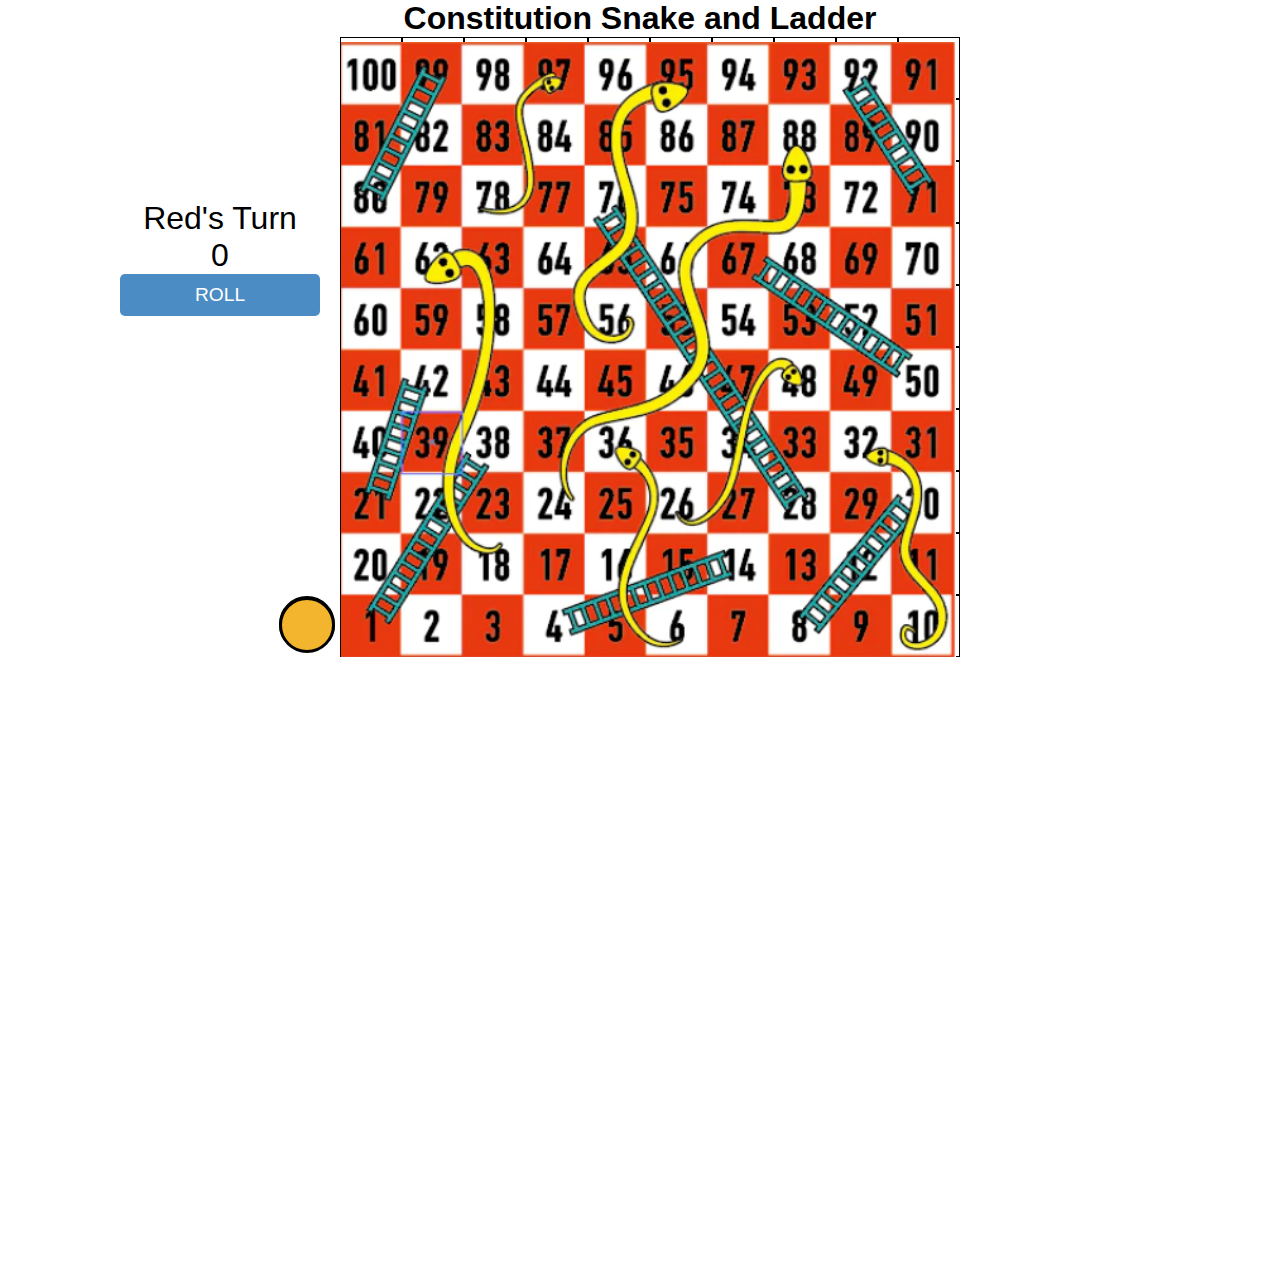
<file: snake.html>
<!DOCTYPE html>
<html lang="en">
<head>
    <meta charset="UTF-8">
    <meta http-equiv="X-UA-Compatible" content="IE=edge">
    <meta name="viewport" content="width=device-width, initial-scale=1.0">
    <title>Constitution Snake and Ladder</title>
    <link rel="stylesheet" href="game.css">
</head>
<body>
    <h1>Constitution Snake and Ladder</h1>

    <div id="diceCont">
        <p id="tog">Red's Turn</p>
        <p id="dice">0</p>
        <button id="diceBtn">ROLL</button>
    </div>

    <div class="cont">
        <div class="box" id="b100"></div>
        <div class="box" id="b99"></div>
        <div class="box" id="b98"></div>
        <div class="box" id="b97"></div>
        <div class="box" id="b96"></div>
        <div class="box" id="b95"></div>
        <div class="box" id="b94"></div>
        <div class="box" id="b93"></div>
        <div class="box" id="b92"></div>
        <div class="box" id="b91"></div>
        <div class="box" id="b81"></div>
        <div class="box" id="b82"></div>
        <div class="box" id="b83"></div>
        <div class="box" id="b84"></div>
        <div class="box" id="b85"></div>
        <div class="box" id="b86"></div>
        <div class="box" id="b87"></div>
        <div class="box" id="b88"></div>
        <div class="box" id="b89"></div>
        <div class="box" id="b90"></div>
        <div class="box" id="b80"></div>
        <div class="box" id="b79"></div>
        <div class="box" id="b78"></div>
        <div class="box" id="b77"></div>
        <div class="box" id="b76"></div>
        <div class="box" id="b75"></div>
        <div class="box" id="b74"></div>
        <div class="box" id="b73"></div>
        <div class="box" id="b72"></div>
        <div class="box" id="b71"></div>
        <div class="box" id="b61"></div>
        <div class="box" id="b62"></div>
        <div class="box" id="b63"></div>
        <div class="box" id="b64"></div>
        <div class="box" id="b65"></div>
        <div class="box" id="b66"></div>
        <div class="box" id="b67"></div>
        <div class="box" id="b68"></div>
        <div class="box" id="b69"></div>
        <div class="box" id="b70"></div>
        <div class="box" id="b60"></div>
        <div class="box" id="b59"></div>
        <div class="box" id="b58"></div>
        <div class="box" id="b57"></div>
        <div class="box" id="b56"></div>
        <div class="box" id="b55"></div>
        <div class="box" id="b54"></div>
        <div class="box" id="b53"></div>
        <div class="box" id="b52"></div>
        <div class="box" id="b51"></div>
        <div class="box" id="b41"></div>
        <div class="box" id="b42"></div>
        <div class="box" id="b43"></div>
        <div class="box" id="b44"></div>
        <div class="box" id="b45"></div>
        <div class="box" id="b46"></div>
        <div class="box" id="b47"></div>
        <div class="box" id="b48"></div>
        <div class="box" id="b49"></div>
        <div class="box" id="b50"></div>
        <div class="box" id="b40"></div>
        <div class="box" id="b39"></div>
        <div class="box" id="b38"></div>
        <div class="box" id="b37"></div>
        <div class="box" id="b36"></div>
        <div class="box" id="b35"></div>
        <div class="box" id="b34"></div>
        <div class="box" id="b33"></div>
        <div class="box" id="b32"></div>
        <div class="box" id="b31"></div>
        <div class="box" id="b21"></div>
        <div class="box" id="b22"></div>
        <div class="box" id="b23"></div>
        <div class="box" id="b24"></div>
        <div class="box" id="b25"></div>
        <div class="box" id="b26"></div>
        <div class="box" id="b27"></div>
        <div class="box" id="b28"></div>
        <div class="box" id="b29"></div>
        <div class="box" id="b30"></div>
        <div class="box" id="b20"></div>
        <div class="box" id="b19"></div>
        <div class="box" id="b18"></div>
        <div class="box" id="b17"></div>
        <div class="box" id="b16"></div>
        <div class="box" id="b15"></div>
        <div class="box" id="b14"></div>
        <div class="box" id="b13"></div>
        <div class="box" id="b12"></div>
        <div class="box" id="b11"></div>
        <div class="box" id="b01">
            <p id="p1"></p>
            <p id="p2"></p>
        </div>
        <div class="box" id="b02"></div>
        <div class="box" id="b03"></div>
        <div class="box" id="b04"></div>
        <div class="box" id="b05"></div>
        <div class="box" id="b06"></div>
        <div class="box" id="b07"></div>
        <div class="box" id="b08"></div>
        <div class="box" id="b09"></div>
        <div class="box" id="b10"></div>
    </div>

    <img src="snake ladder.png" alt="">

    <div id="quizModal" class="modal">
        <div class="modal-content">
            <h2 id="questionText"></h2>
            <div id="options" class="quiz-options"></div>
            <div id="result" class="result"></div>
        </div>
    </div>

    <script src="game.js"></script>
</body>
</html>
</file>
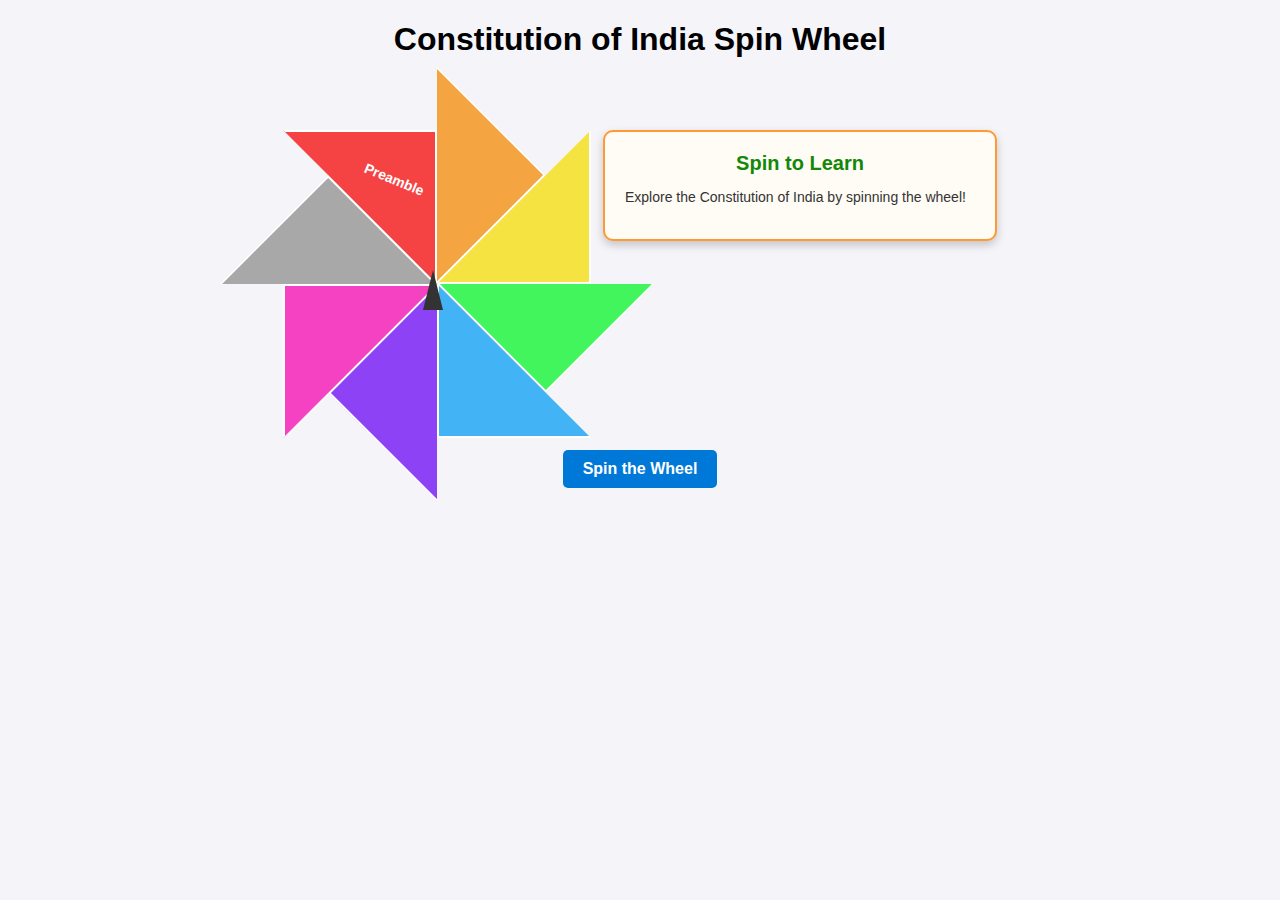
<file: spin.html>
<!DOCTYPE html>
<html lang="en">
<head>
  <meta charset="UTF-8">
  <meta name="viewport" content="width=device-width, initial-scale=1.0">
  <title>Constitution Spin Wheel</title>
  <style>
    body {
      font-family: Arial, sans-serif;
      margin: 0;
      padding: 0;
      background-color: #f4f4f9;
      display: flex;
      flex-direction: column;
      align-items: center;
      justify-content: center;
      text-align: center;
    }
    .container {
      display: flex;
      justify-content: center;
      align-items: flex-start;
      margin-top: 50px;
    }
    .wheel-container {
      position: relative;
      width: 300px;
      height: 300px;
    }
    .wheel {
      width: 100%;
      height: 100%;
      border-radius: 50%;
      position: relative;
      transform: rotate(0deg);
      transition: transform 4s ease-out;
    }
    .section {
      position: absolute;
      width: 50%;
      height: 50%;
      background-color: transparent;
      transform-origin: 100% 100%;
      clip-path: polygon(0% 0%, 100% 0%, 100% 100%);
      border: 2px solid #fff;
    }
    .section:nth-child(1) { background-color: #f54242; transform: rotate(0deg); }
    .section:nth-child(2) { background-color: #f5a442; transform: rotate(45deg); }
    .section:nth-child(3) { background-color: #f5e342; transform: rotate(90deg); }
    .section:nth-child(4) { background-color: #42f55d; transform: rotate(135deg); }
    .section:nth-child(5) { background-color: #42b3f5; transform: rotate(180deg); }
    .section:nth-child(6) { background-color: #8d42f5; transform: rotate(225deg); }
    .section:nth-child(7) { background-color: #f542c2; transform: rotate(270deg); }
    .section:nth-child(8) { background-color: #a8a8a8; transform: rotate(315deg); }

    .label {
      position: absolute;
      width: 120%;
      height: 120%;
      top: -10%;
      left: -15%;
      display: flex;
      justify-content: center;
      align-items: center;
      transform-origin: 100% 100%;
      font-size: 14px;
      font-weight: bold;
      color: #fff;
      text-align: center;
    }
    .pointer {
      position: absolute;
      top: calc(50% - 10px);
      left: 50%;
      width: 20px;
      height: 40px;
      background-color: #333;
      clip-path: polygon(50% 0%, 100% 100%, 0% 100%);
      transform: translateX(-50%);
      z-index: 10;
    }
    .spin-btn {
      margin-top: 20px;
      padding: 10px 20px;
      font-size: 16px;
      font-weight: bold;
      color: #fff;
      background-color: #0078d7;
      border: none;
      border-radius: 5px;
      cursor: pointer;
      transition: background-color 0.3s;
    }
    .spin-btn:hover {
      background-color: #0053a4;
    }
    .info-box {
      width: 350px;
      margin-left: 20px;
      padding: 20px;
      background-color: #fffcf5;
      border: 2px solid #ff9933;
      border-radius: 10px;
      text-align: left;
      box-shadow: 0 4px 10px rgba(0, 0, 0, 0.2);
    }
    .info-box h3 {
      margin: 0 0 10px;
      font-size: 20px;
      color: #138808;
      text-align: center;
    }
    .info-box p {
      font-size: 14px;
      color: #333;
    }
    .info-box iframe {
      margin-top: 10px;
      width: 100%;
      height: 150px;
      border-radius: 8px;
    }
  </style>
</head>
<body>
  <h1>Constitution of India Spin Wheel</h1>
  <div class="container">
    <div class="wheel-container">
      <div class="pointer"></div>
      <div id="wheel" class="wheel">
        <div class="section">
          <div class="label" style="transform: rotate(22.5deg);">Preamble</div>
        </div>
        <div class="section">
          <div class="label" style="transform: rotate(67.5deg);">Fundamental Rights</div>
        </div>
        <div class="section">
          <div class="label" style="transform: rotate(112.5deg);">Directive Principles</div>
        </div>
        <div class="section">
          <div class="label" style="transform: rotate(157.5deg);">Fundamental Duties</div>
        </div>
        <div class="section">
          <div class="label" style="transform: rotate(202.5deg);">Union & State</div>
        </div>
        <div class="section">
          <div class="label" style="transform: rotate(247.5deg);">Amendments</div>
        </div>
        <div class="section">
          <div class="label" style="transform: rotate(292.5deg);">Judiciary</div>
        </div>
        <div class="section">
          <div class="label" style="transform: rotate(337.5deg);">Schedules</div>
        </div>
      </div>
    </div>
    <div class="info-box" id="infoBox">
      <h3>Spin to Learn</h3>
      <p>Explore the Constitution of India by spinning the wheel!</p>
    </div>
  </div>
  <button class="spin-btn" onclick="spinWheel()">Spin the Wheel</button>

  <script>
    let rotation = 0;
    const wheel = document.getElementById("wheel");
    const infoBox = document.getElementById("infoBox");

    const sections = [
      {
        title: "Preamble",
        description: "The Preamble outlines the objectives of the Constitution, including justice, liberty, equality, and fraternity.",
        video: "https://www.youtube.com/embed/samplePreamble"
      },
      {
        title: "Fundamental Rights",
        description: "Fundamental Rights ensure basic freedoms and rights to all citizens.",
        video: "https://www.youtube.com/embed/sampleFundamentalRights"
      },
      {
        title: "Directive Principles",
        description: "Directive Principles guide the state in policy-making.",
        video: "https://www.youtube.com/embed/sampleDirectivePrinciples"
      },
      {
        title: "Fundamental Duties",
        description: "Fundamental Duties remind citizens of their responsibilities.",
        video: "https://www.youtube.com/embed/sampleFundamentalDuties"
      },
      {
        title: "Union & State",
        description: "Defines the structure and powers of the Union and State governments.",
        video: "https://www.youtube.com/embed/sampleUnionState"
      },
      {
        title: "Amendments",
        description: "The Constitution has provisions for amendments to adapt to changes.",
        video: "https://www.youtube.com/embed/sampleAmendments"
      },
      {
        title: "Judiciary",
        description: "Explains the structure and functions of the Judiciary.",
        video: "https://www.youtube.com/embed/sampleJudiciary"
      },
      {
        title: "Schedules",
        description: "Schedules provide additional details on various aspects of the Constitution.",
        video: "https://www.youtube.com/embed/sampleSchedules"
      }
    ];

    function spinWheel() {
      const randomSpin = Math.floor(Math.random() * 360 + 1800); // 5 full spins plus random
      rotation += randomSpin;
      wheel.style.transform = `rotate(${rotation}deg)`;

      // Announce prize after spin
      setTimeout(() => {
        const normalizedRotation = rotation % 360;
        const sectionIndex = Math.floor((360 - normalizedRotation) / 45) % 8;
        const section = sections[sectionIndex];

        // Update info box
        infoBox.innerHTML = `
          <h3>${section.title}</h3>
          <p>${section.description}</p>
          <iframe src="${section.video}" frameborder="0" allowfullscreen></iframe>
        `;
      }, 4000);
    }
  </script>
</body>
</html>
</file>
<file: index.css>
@import url('https://fonts.googleapis.com/css2?family=Josefin+Sans:wght@400;600;700&family=Lexend+Deca:wght@100;200;300;400;500;600;700&family=Montserrat:wght@400;700&family=Mulish:wght@300&family=Poppins:wght@300;400;600&family=Urbanist:wght@300;400;600;700;800;900&display=swap');


*{
    margin: 0;
    padding: 0;
    box-sizing: border-box;

    font-family: "Urbanist", sans-serif;
}
html{
    background: #151e2f
}
body{
    /* height: 100vh; */
    background: url(ludoBordbackground.jpg) no-repeat 0 0;
    background-size: cover;
   
}
.menu{
    border: 2px solid #ffffff3d;
}
.menuContainer{
    height: 100vh;
    display: flex;
    align-items: center;
    justify-content: center;
}
.startMenu{
    background-clip: content-box;
    backdrop-filter: blur(1px);
    overflow: hidden;
    height: 10px;
    color: white    ;
    background-color: #000000d4;
    
    /* border: 2px solid red; */
    animation: opening 0.5s linear forwards;

}
/* 480px */
@keyframes opening {
    0% {
        height: 10px;
    }
    99%{
        height: 490px;
    }
    100% {
        height: auto;
    }
}
@keyframes closing {
    0% {
        height: 490px;
    }
    
    100% {
        height:0px;
    }
}
.choosePlayers{
    display: flex;
    align-items: center;
    justify-content: center;
}
.players{
   
    margin: 2px ;
   
}

.players img{
    height: 75px;
}

.btn{
    width: 90px;
}
.selected{
    border: 1px solid rgb(255, 255, 255);
    background: rgba(128, 128, 128, 0.511);
    
}
.players::after{
    content: "";
    display: block;
    height: 2px;
    width: 0%;
    text-align: center;
    margin: auto;
   
}
.redPlayer::after{
    background-color: #ff0000;
    box-shadow: 0px 0px 20px 17px #ff0000;
}
.bluePlayer::after{
    background-color: blue;
    box-shadow: 0px 0px 20px 17px blue;
}
.greenPlayer::after{
    background-color: green;
    box-shadow: 0px 0px 20px 17px green;
}
.yellowPlayer::after{
    background-color: yellow;
    box-shadow: 0px 0px 20px 17px yellow;
}
h1::after{
    content: "";
    display: block;
    height: 2px;
    width: 21%;
    background-color: #8a57ea;
    text-align: center;
    margin: auto;
    box-shadow: 0 0 20px 7px #8a57ea;

}

@media (hover: hover) {
    .players :hover{
        border: 1px solid white;
    }
  }
  
  /* Remove hover styles for touch devices */
  @media (hover: none) {
    .players :hover{
       
    }
  }
@media(max-width: 576px){
    body{
        background-position: center;
    }
}
@media(max-width: 350px){
    .dice{
            width: 80%;
    }
}


  





  /* Basic styles for the modal */
  .modal {
    display: none;
    position: fixed;
    z-index: 1;
    left: 0;
    top: 0;
    width: 100%;
    height: 100%;
    overflow: auto;
    background-color: rgb(0,0,0);
    background-color: rgba(0,0,0,0.4);
    padding-top: 60px;
}

.modal-content {
    background-color: #fefefe;
    margin: 5% auto;
    padding: 20px;
    border: 1px solid #888;
    width: 80%;
    text-align: center;
}

.close {
    color: #aaa;
    float: right;
    font-size: 28px;
    font-weight: bold;
}

.close:hover,
.close:focus {
    color: black;
    text-decoration: none;
    cursor: pointer;
}
</file>
<file: ludo.css>
body{
    background: url(background.jpg);
    background-size: cover;
    backdrop-filter: blur(1px);
    background-position: center top;
    height: 100vh;
}
*{
    margin: 0;
    padding: 0;
  /*   border: .5px solid rgba(0, 0, 0, 0.845); */
}
.game-board-container{
    display: flex;
    align-items: center;
    justify-content: center;

    background-color: rgba(99, 133, 122, 0);
    padding-bottom:3em;
}
.dice-container{
    height: 40em;
    width: 5em;
    background-color: rgba(240, 255, 255, 0);

    margin: 0;
    margin-top: 3em;
   
    display: flex;
    align-items: center;
    justify-content: space-between;
    flex-direction: column;
    border: none;

    
}
.dice-icon-container{
    height: 8.31em;
    width: 100%;
    background-color: rgba(89, 37, 138, 0);
    border: none;
}
.player-container{
    height: 3.31em;
    width: 100%;
    background-color: rgba(240, 255, 255, 0);
    
    display: flex;
    align-items: center;
    justify-content: center;
    border: none;
}
.player-container img{
    border: none;
    height: 90%;
    width: 60%;
    position: relative;
}
.floating{
    animation: float 1s infinite;
}
.dice-place{
    height: 5em;
    background-color: rgba(210, 105, 30, 0);
    position: relative;

    display: flex;
    align-items: center;
    justify-content: center;

    border: none;
    
}
.dice{
    height: 3em;
    width: 3em;
    background-color: azure;
    border: 3px solid black;
    border-radius: 15px;

    position: relative;

    display: grid;
    align-items: center;
    justify-content: center;

    grid-template-columns: 1fr 1fr;
    grid-template-rows: repeat(3 1fr);
}
.rolling{
    animation: roll 50ms 10;
   
}
/* .p1-dice{
    
}
.p2-dice{
    animation: roll 50ms 10;
    animation-play-state: paused;
}
.p3-dice{
    animation: roll 50ms 10;
    animation-play-state: paused;
}
.p4-dice{
    animation: roll 50ms 10;
    animation-play-state: paused;
} */
@keyframes roll {
    from{
        
       
        transform: rotate(0deg);
       /*  height: 3em;
        width: 3em; */
        
    }
    to{
       /*  height: 4em;
        width: 4em; */
        transform: rotate(360deg);
        
    }
    
}
.dice-dots{
    height: 5px;
    width: 5px;
    border: 2px solid black;
    border-radius: 100%;
    background-color: rgb(0, 0, 0);
    margin: auto;
}
.roll-value{
    position: absolute;
    top: 50px;
    left: 50px;
    transform: translate(-50px,-50px);
    height: 100%;
    width: 100%;

    border: 0px solid black;
    border-radius: 15px;
    background-color: #ffffff;
}
.D6{
    
    visibility: hidden;
    display: grid;
    align-items: center;
    justify-content: center;

    grid-template-columns: 1fr 1fr;
    grid-template-rows: repeat(3 1fr);
}
.D5{
    visibility: hidden;
    display: flex;
    align-items: center;
    justify-content: center;

}
.D5 table{
    border: none;
    
}
.d5td{
    border: none;
    margin: 5px;
}
.D4{
    visibility: hidden;
    display: grid;
    align-items: center;
    justify-content: center;

    grid-template-columns: 1fr 1fr;
    grid-template-rows: repeat(3 1fr);
}
.D3{
    visibility: hidden;
    display: flex;
    align-items: center;
    justify-content: space-around;
}
.D2{
    visibility: hidden;
    display: flex;
    align-items: center;
    justify-content: space-around;
}
.D1{
    visibility: hidden;
    display: flex;
    align-items: center;
    justify-content: center;
}

.visible-dice{
    visibility: visible;
}

.game-board{
    
    background-color: aquamarine;
    text-align: center;
    margin: 0;
    margin-top: 45px;
    height: 40em;
    width: 40em;

    display: flex;
    flex-direction: column;
}
.equal-up-down{
    background-color: blue;
    width: 100%;
    height: 16em;

    display: flex;

}
.player-spot{
    height: 100%;
    width: 16em;
    background-color: rgba(137, 43, 226, 0.658);
    display: flex;
    align-items: center;
    justify-content: center;

}
.player{
    height: 70%;
    width: 70%;
    background-color: red;
}
.ps1{
    background-color: rgb(252, 27, 27);
}
.ps2{
    background-color: #0ed145;
}
.ps3{
    background-color: blue;
}
.ps4{
    background-color: yellow;
}
.p1{
    background-color: white;

    display: grid;
    grid-template-columns: 1fr 1fr;
    grid-template-rows: 1fr 1fr;
    justify-content: center;
    align-items: center;
    
}
.p2{
    background-color: white;

    
    display: grid;
    grid-template-columns: 1fr 1fr;
    grid-template-rows: 1fr 1fr;
    justify-content: center;
    align-items: center;
}
.p3{
    background-color: white;

    
    display: grid;
    grid-template-columns: 1fr 1fr;
    grid-template-rows: 1fr 1fr;
    justify-content: center;
    align-items: center;
}
.p4{
    background-color: white;

    
    display: grid;
    grid-template-columns: 1fr 1fr;
    grid-template-rows: 1fr 1fr;
    justify-content: center;
    align-items: center;
}
.disks{
    margin: auto;
    height: 3em;
    width: 3em;
    
    border: 3px solid black;
    border-radius: 100%;
}
.p1-disk{
    background-color: red;
}
.p2-disk{
    background-color: green;
}
.p3-disk{
    background-color: blue;
}
.p4-disk{
    background-color: yellow;
}

.disks img , .cube-move-spot img {
    height: 100%;
    width: 100%;
    border: none;
    position: relative;
    top: -13px;

   
   
}
/* .p1-disk img{
    animation: float 1s infinite;
    
}
.p2-disk img{
    animation: float 1s infinite;
    animation-play-state: paused;
}
.p3-disk img{
    animation: float 1s infinite;
    animation-play-state: paused;
}
.p4-disk img{
    animation: float 1s infinite;
    animation-play-state: paused;
} */
@keyframes float {
    0% { top: -13px; }
    5% { top: -14px; }
    10% { top: -15px; }
    15% { top: -16px; }
    20% { top: -17px; }
    25% { top: -18px; }
    30% { top: -19px; }
    35% { top: -20px; }
    40% { top: -21px; }
    45% { top: -22px; }
    50% { top: -23px; }
    55% { top: -24px; }
    60% { top: -25px; }
    65% { top: -24px; }
    70% { top: -23px; }
    75% { top: -22px; }
    80% { top: -21px; }
    85% { top: -20px; }
    90% { top: -19px; }
    95% { top: -18px; }
    100% { top: -13px; }
}

.vertical-path{
    height: 100%;
    width: 8em;
    background-color: rgba(211, 43, 226, 0.658);

    display: grid;
    grid-template-columns: repeat(3, 1fr);
    grid-template-rows: repeat(6, 1fr);

}
.medium-2nd{
    height: 8em;
    background-color: bisque;
    width: 100%;
    display: flex;
    justify-content: center;
}
.cube-move-spot{
    border: .1em solid rgb(0, 0, 0);
    display: block;
    height: 2.47em;
    width: 2.47em;
    background-color: rgb(255, 255, 255);
}
.horizontal-path{
    height: 100%;
    width: 16em;
    background-color: rgba(22, 124, 26, 0.658);

    display: grid;
    grid-template-columns: repeat(6, 1fr);
    grid-template-rows: repeat(3, 1fr);
}
.green-spot{
    background-color: #0ed145;
}
.yellow-spot{
    background-color: yellow;
}
.blue-spot{
    background-color: blue;
}
.red-spot{
    background-color: red;
}
.star-place{
    background-image: url(star.png);
    background-position: center top;
    background-size: cover;
}
.home{
    display: flex;
    align-items: center;
    justify-content: center;
    height: 100%;
    width: 8em;
    background-color: rgba(0, 255, 30, 0.658);

}
.home-box{
    height: 5px;
    width: 5px;
    background-color: chocolate;

    border-top: 4em solid green;
    border-bottom: 4em solid blue;
    border-right: 4em solid yellow;
    border-left: 4em solid red;
}

.makeGrid{
    display: grid;
    grid-template-columns: repeat(2, 1fr);
    align-content: center;
    align-items: center;
    justify-items: center;
}
.redHome{
    background: rgba(255, 255, 255, 0);
    display: block;
    height: 76px;
    width: 49px;
    position: relative;
    top: -36px;
    left: -64px;

    display: grid;
    grid-template-columns: repeat(2, 1fr);
    align-content: center;
    align-items: center;
    justify-items: center;
}
.greenHome {
    background: #3b953b00;
    display: block;
    height: 47px;
    width: 49px;
    position: relative;
    top: -140px;
    left: -22px;
    display: grid;
    grid-template-columns: repeat(2, 1fr);
    align-content: center;
    align-items: center;
    justify-content: center;
    justify-items: center;
}
.blueHome{
    background: #32c5ff00;
    display: block;
    height: 47px;
    width: 52px;
    position: relative;
    top: -103px;
    left: -26px;
    display: grid;
    grid-template-columns: repeat(2, 1fr);
    align-content: center;
    align-items: center;
    justify-content: center;
    justify-items: center;
}
.yellowHome{
    background: #cd911a00;
    display: block;
    height: 46px;
    width: 49px;
    position: relative;
    top: -193px;
    left: 19px;
    display: grid;
    grid-template-columns: repeat(2, 1fr);
    align-content: center;
    align-items: center;
    justify-items: center;
}
.home-box img{
    height: 25px;
    
    border: none;
    position: relative;
    top: -13px;
}
.makeGrid2{
    FONT-VARIANT: JIS83;
    display: grid;
    grid-template-columns: repeat(3, 1fr);
    align-content: center;
    align-items: center;
    justify-items: center;
}

/* Small devices (sm) */
@media (max-width: 576px) {
   body{
        transform: scale(0.5);
        height: 100vh;
   }
  }
  
  /* Medium devices (md) */
  @media (min-width: 577px) and (max-width: 768px) {
    body{
        transform: scale(0.7);
        height: 100vh;
   }
  }
  
  /* Large devices (lg) */
 /*  @media (min-width: 769px) and (max-width: 992px) {
    
  }
   */
  /* Extra-large devices (xl) */
  /* @media (min-width: 993px) {
    
  } */
  



  
  .modal-content {
    text-align: center;
}
</file>
<file: game.css>
* {
    margin: 0;
    padding: 0;
}

body {
    display: grid;
    place-items: center;
    overflow: hidden;
    font-family: Arial, sans-serif;
}

.cont {
    display: grid;
    width: 600px;
    grid-template-columns: repeat(10, 1fr);
    margin: 0px 0 0px 0;
}

.cont div {
    width: 60px;
    height: 60px;
    border: .2px solid black;
}

#p1, #p2 {
    width: 50px;
    height: 50px;
    border-radius: 100px;
    position: relative;
    border: 3px solid black;
}

#p1 {
    background-color: rgb(236, 82, 82);
    position: relative;
    top: 0px;
    transition: all linear .5s;
    left: -62px;
    z-index: 2;
}

#p2 {
    background-color: rgb(243, 181, 46);
    position: relative;
    top: -55px;
    left: -62px;
    transition: all linear .5s;
    z-index: 2;
}

img {
    position: relative;
    top: -615px;
    left: 8px;
    width: 615px;
    height: 615px;
}

#diceCont {
    display: grid;
    place-items: center;
    position: absolute;
    top: 200px;
    left: 120px;
    font-size: 2rem;
}

#diceBtn {
    padding: 10px 20px;
    cursor: pointer;
    background-color: rgb(75, 140, 197);
    border: none;
    border-radius: 5px;
    width: 200px;
    color: white;
    font-size: 1.2rem;
    transition: background-color 0.3s;
}

#diceBtn:hover {
    background-color: rgb(61, 114, 161);
}

.modal {
    display: none;
    position: fixed;
    z-index: 999;
    left: 0;
    top: 0;
    width: 100%;
    height: 100%;
    background-color: rgba(0,0,0,0.7);
}

.modal-content {
    background-color: white;
    margin: 15% auto;
    padding: 30px;
    width: 70%;
    max-width: 600px;
    border-radius: 10px;
    box-shadow: 0 4px 6px rgba(0,0,0,0.1);
}

.quiz-options {
    display: grid;
    gap: 15px;
    margin-top: 20px;
}

.quiz-option {
    padding: 15px;
    cursor: pointer;
    border: 2px solid #ddd;
    border-radius: 8px;
    font-size: 1.1rem;
    transition: all 0.3s;
    background-color: white;
}

.quiz-option:hover {
    background-color: #f0f0f0;
    border-color: #aaa;
}

.result {
    margin-top: 20px;
    padding: 15px;
    border-radius: 8px;
    text-align: center;
    font-weight: bold;
}

.correct {
    background-color: #d4edda;
    color: #155724;
}

.incorrect {
    background-color: #f8d7da;
    color: #721c24;
}
</file>
